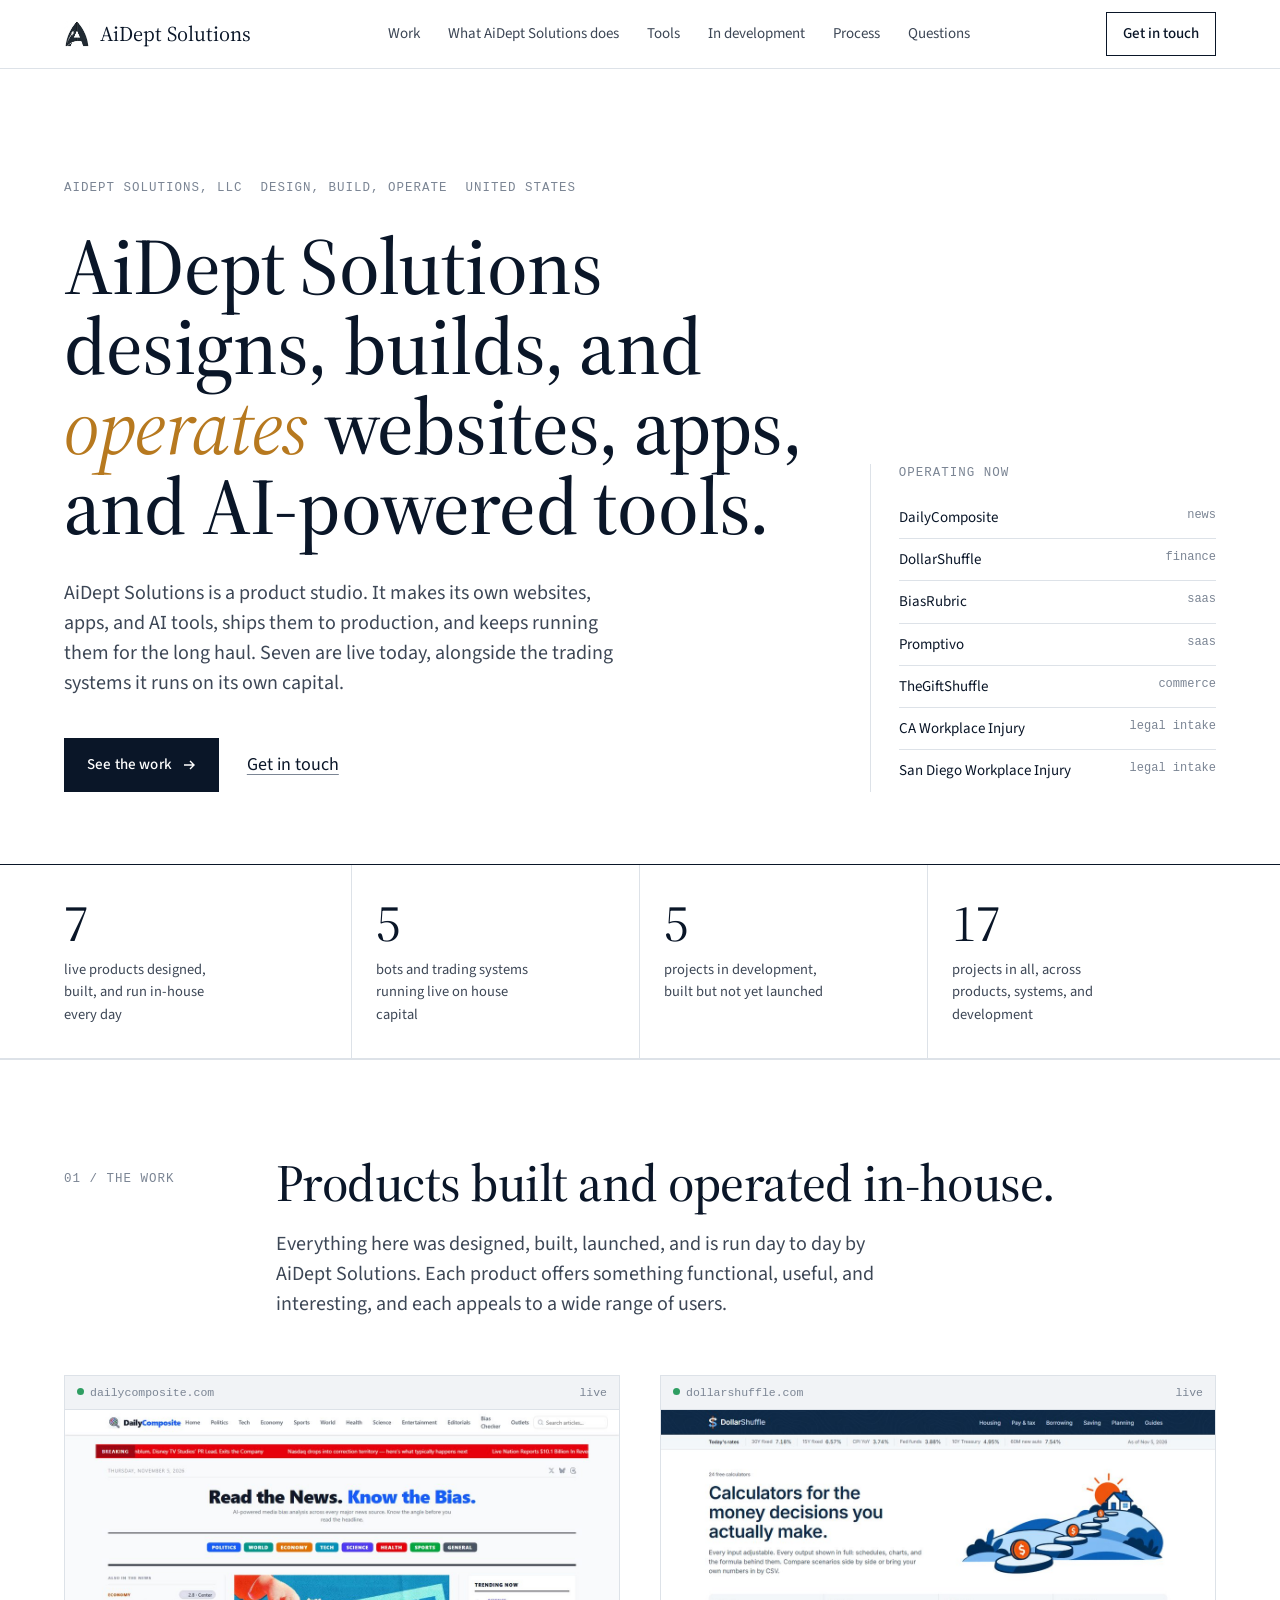
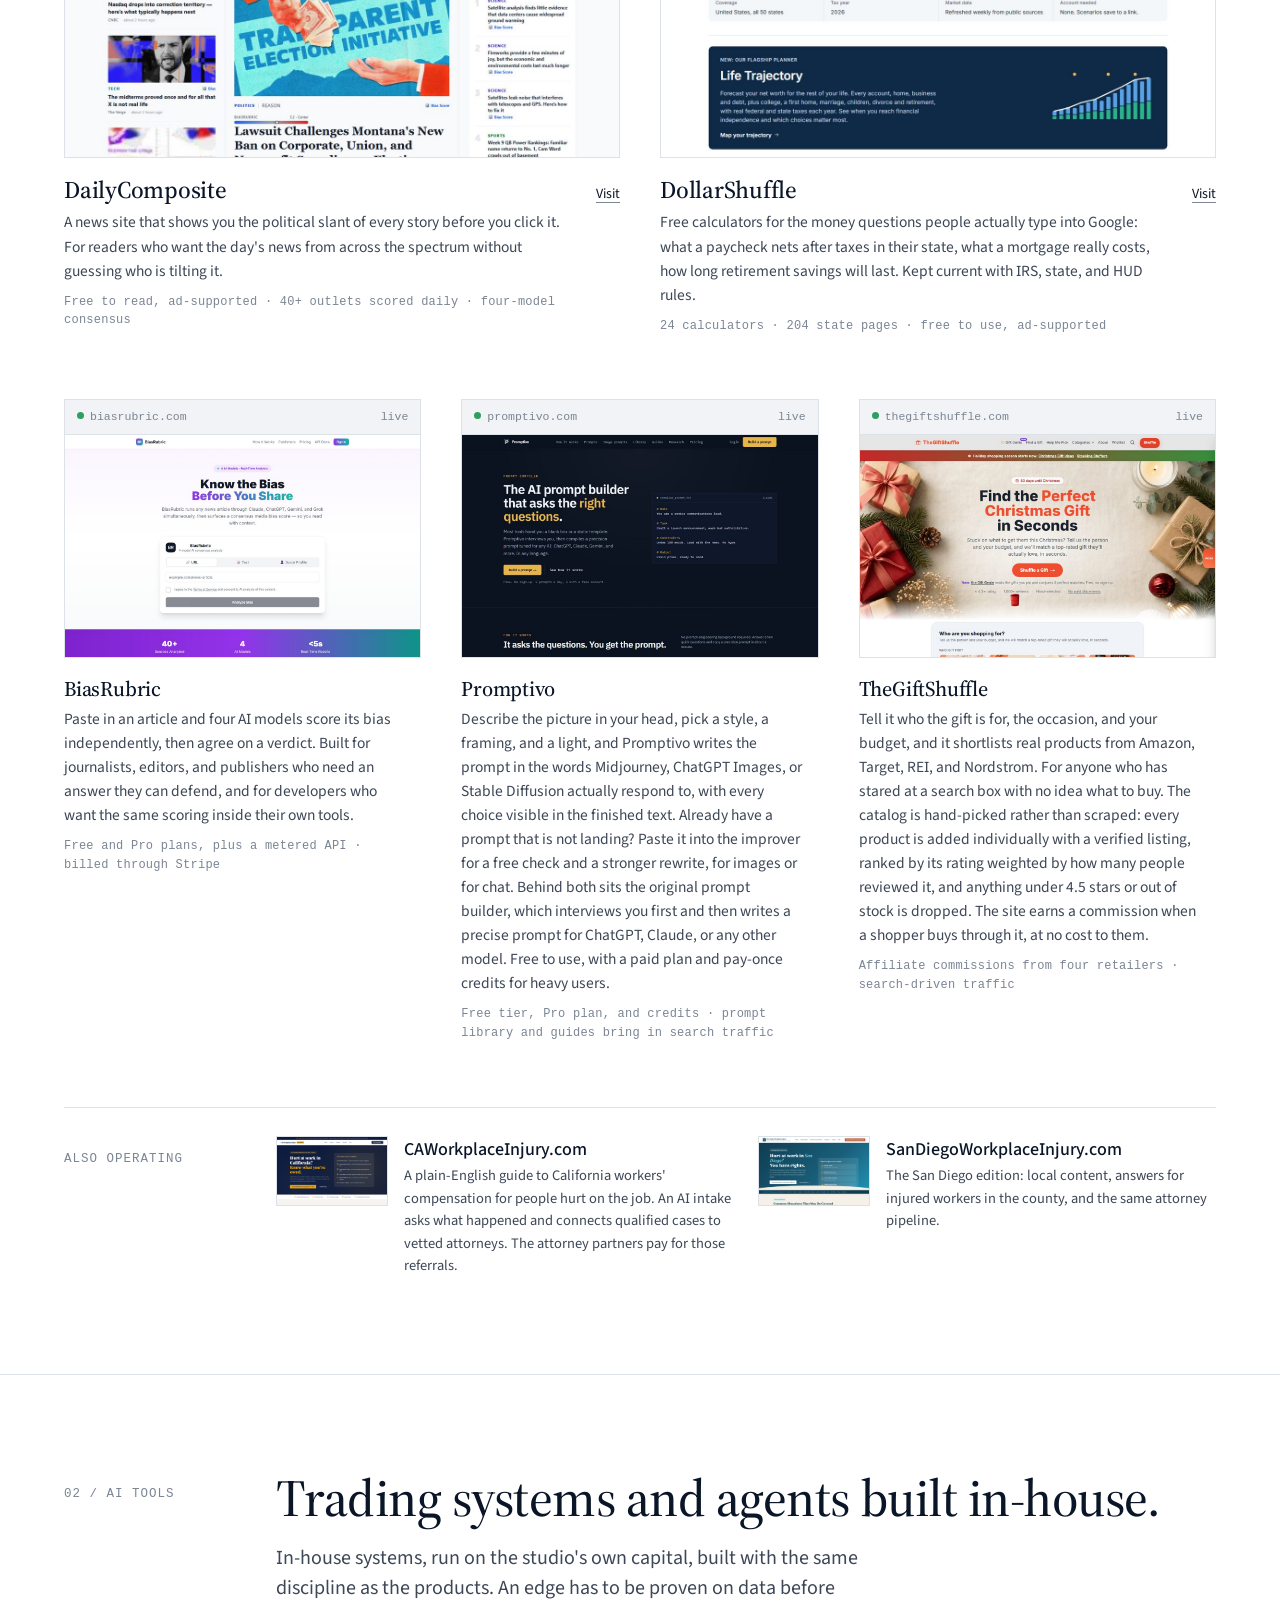
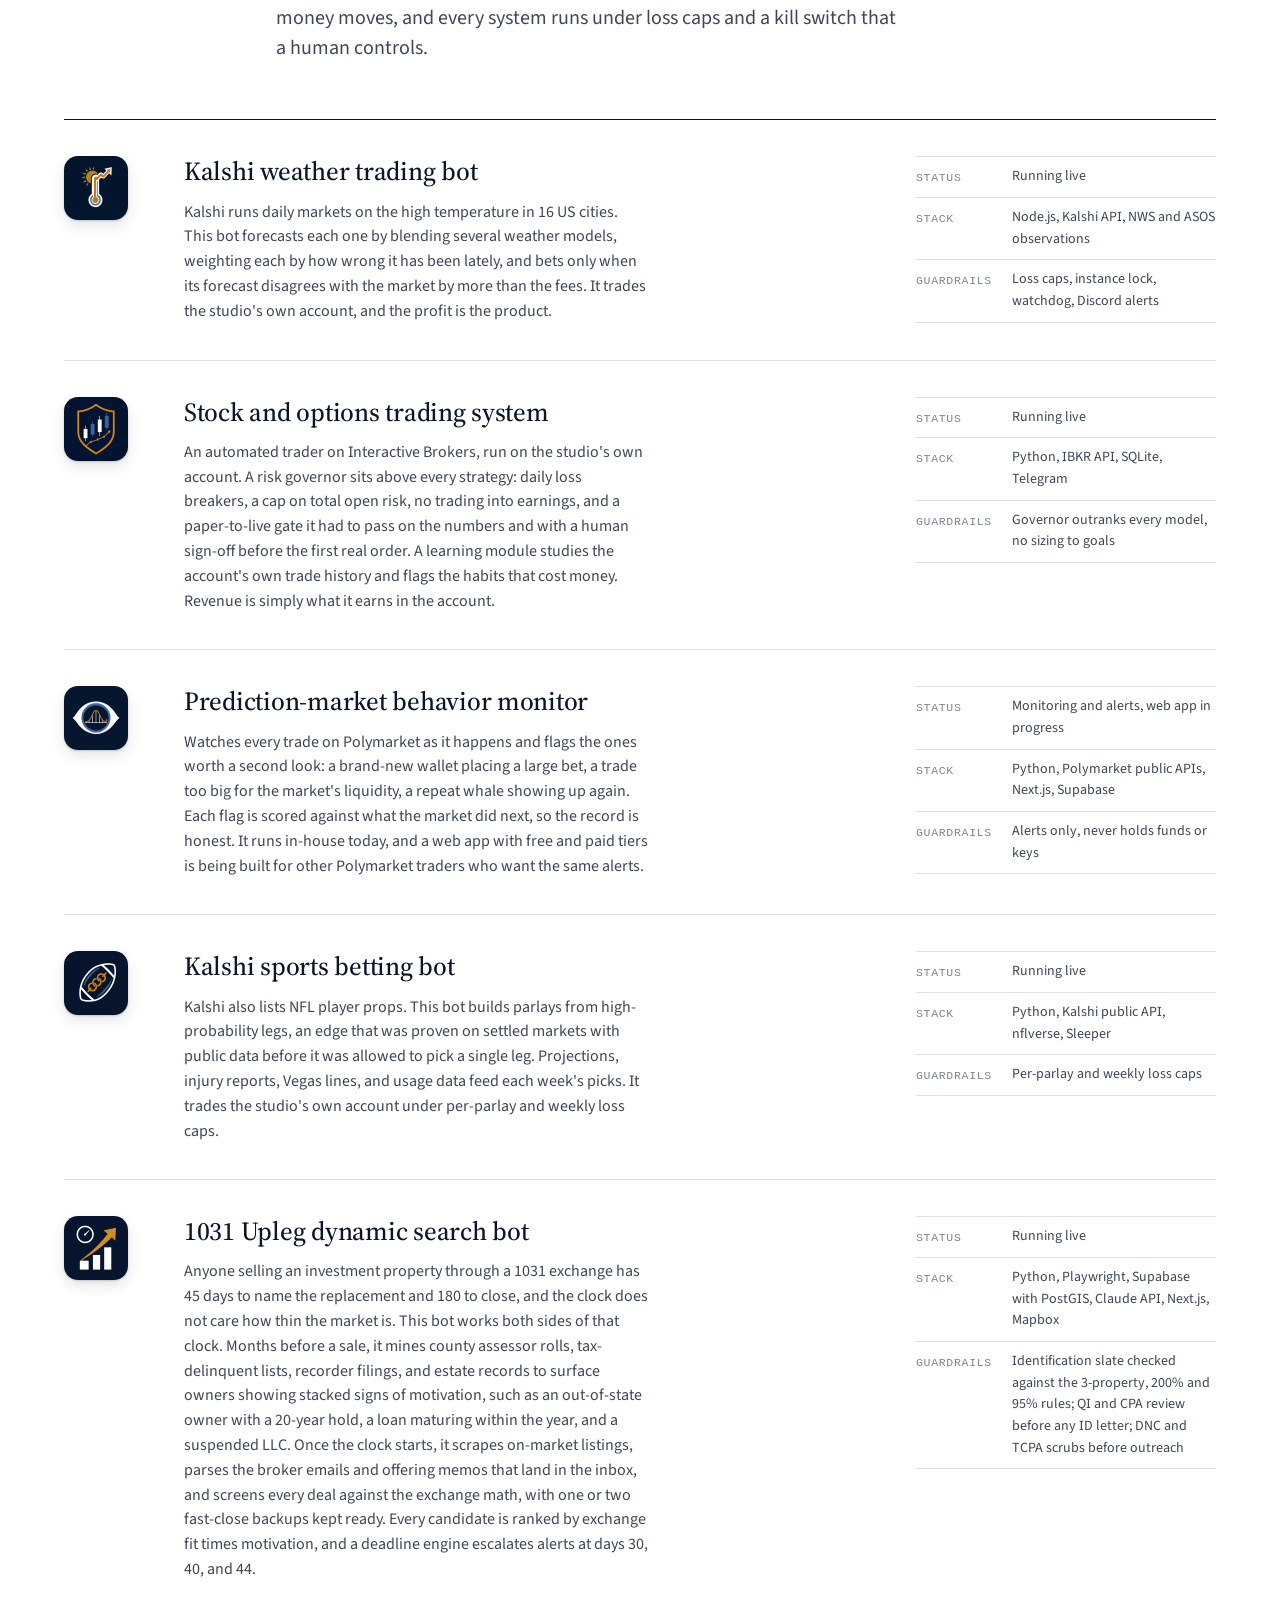
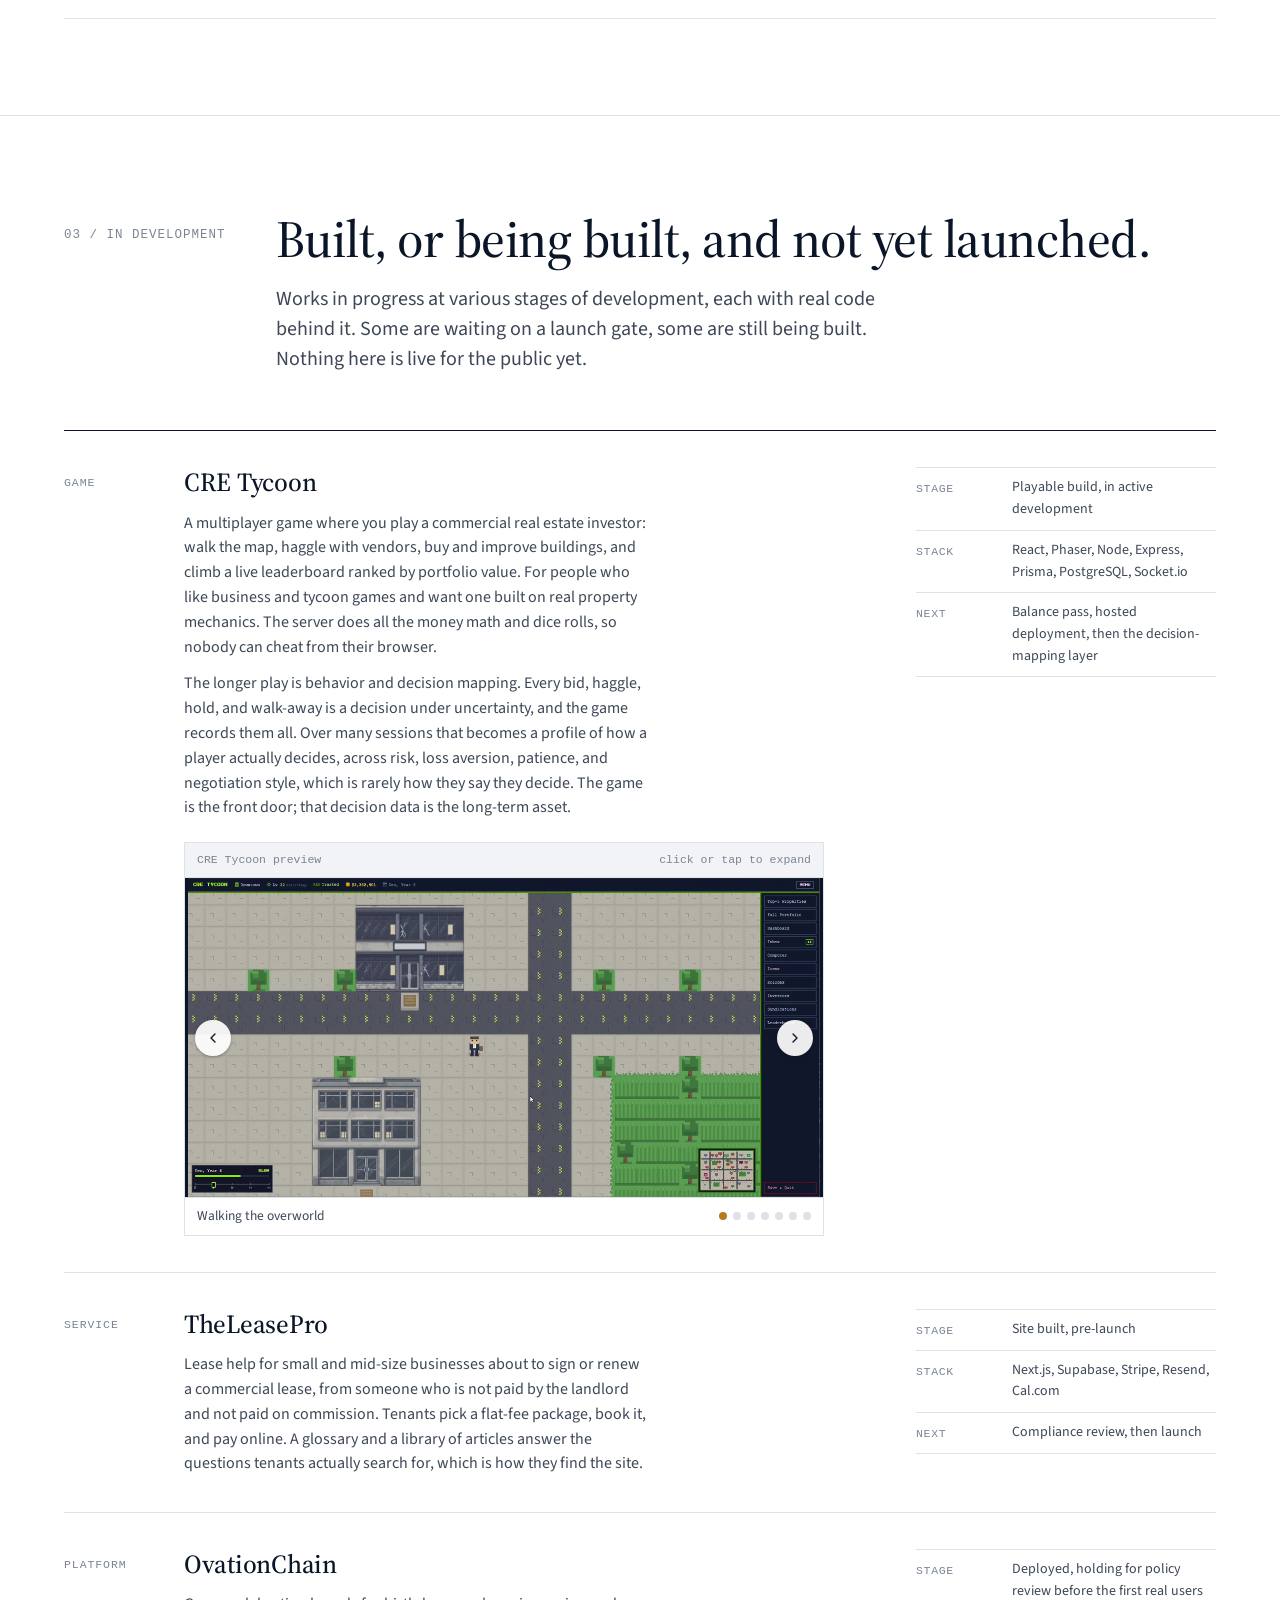
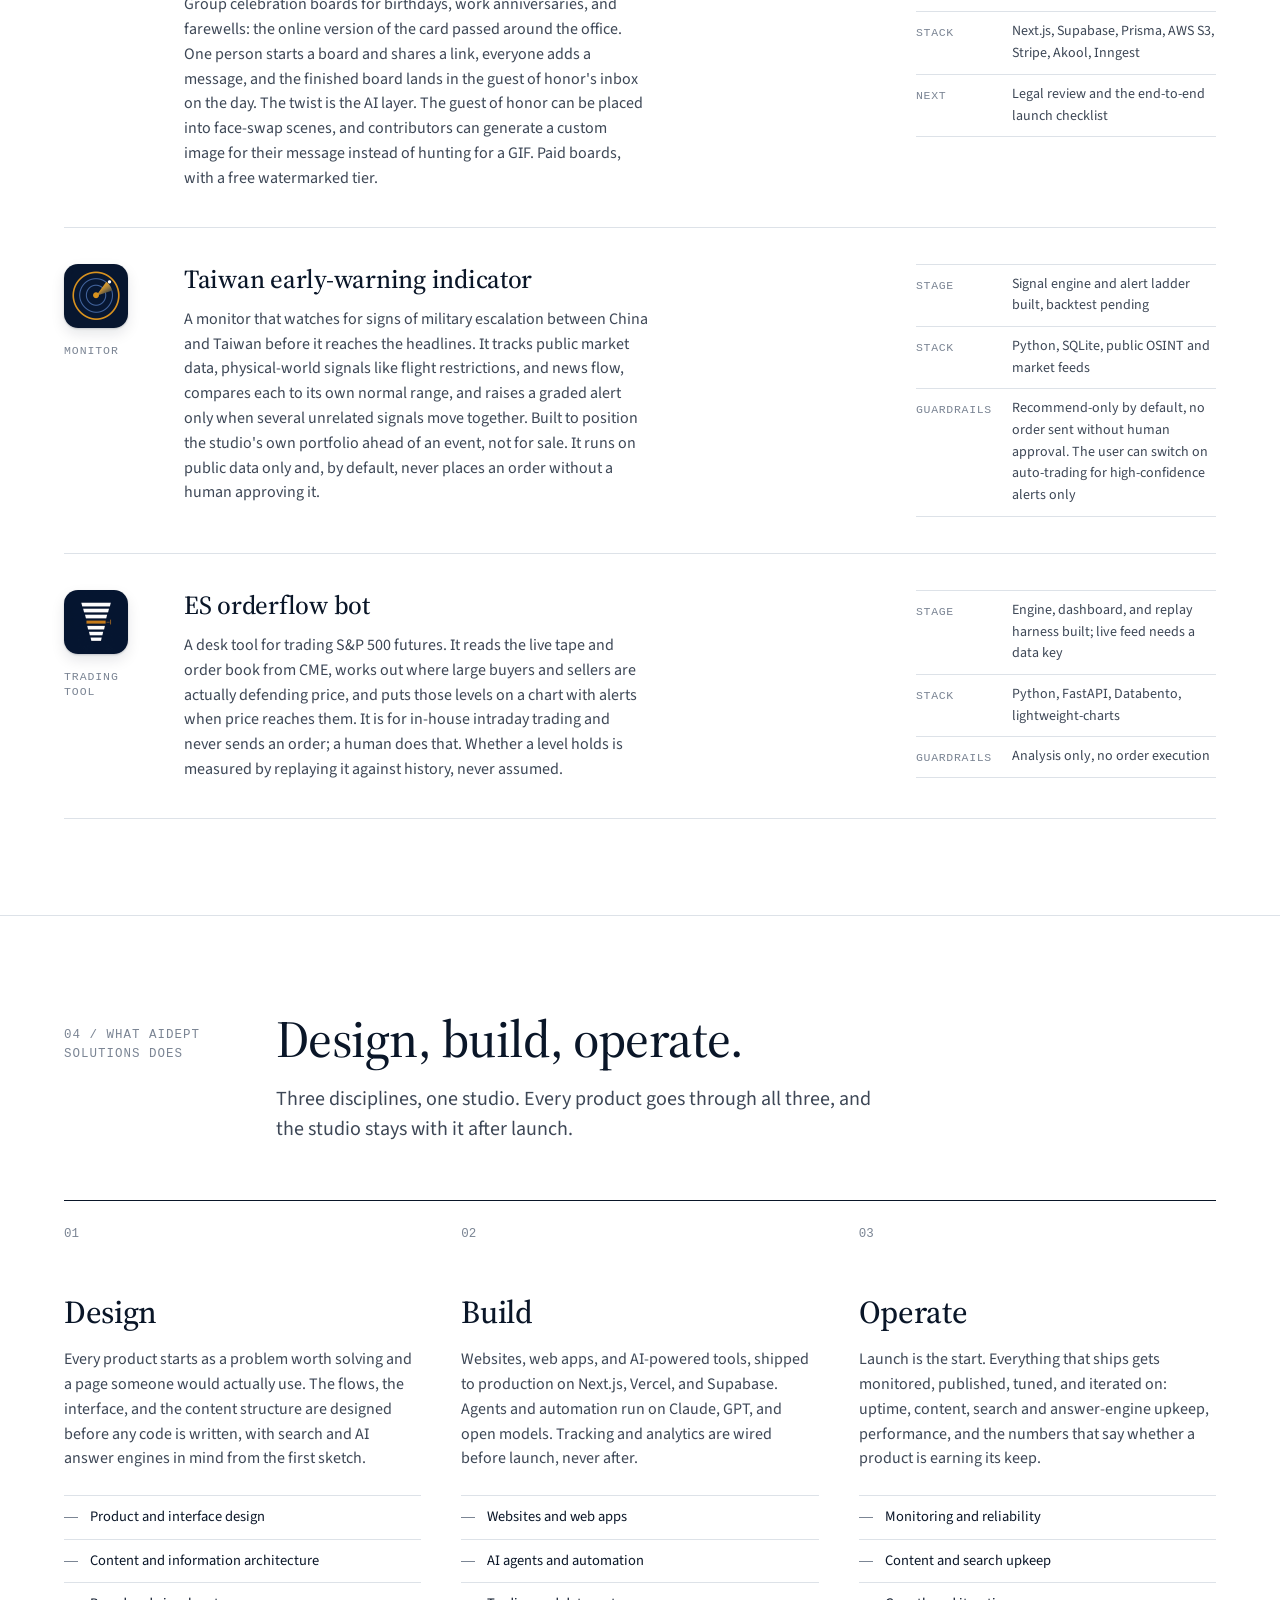
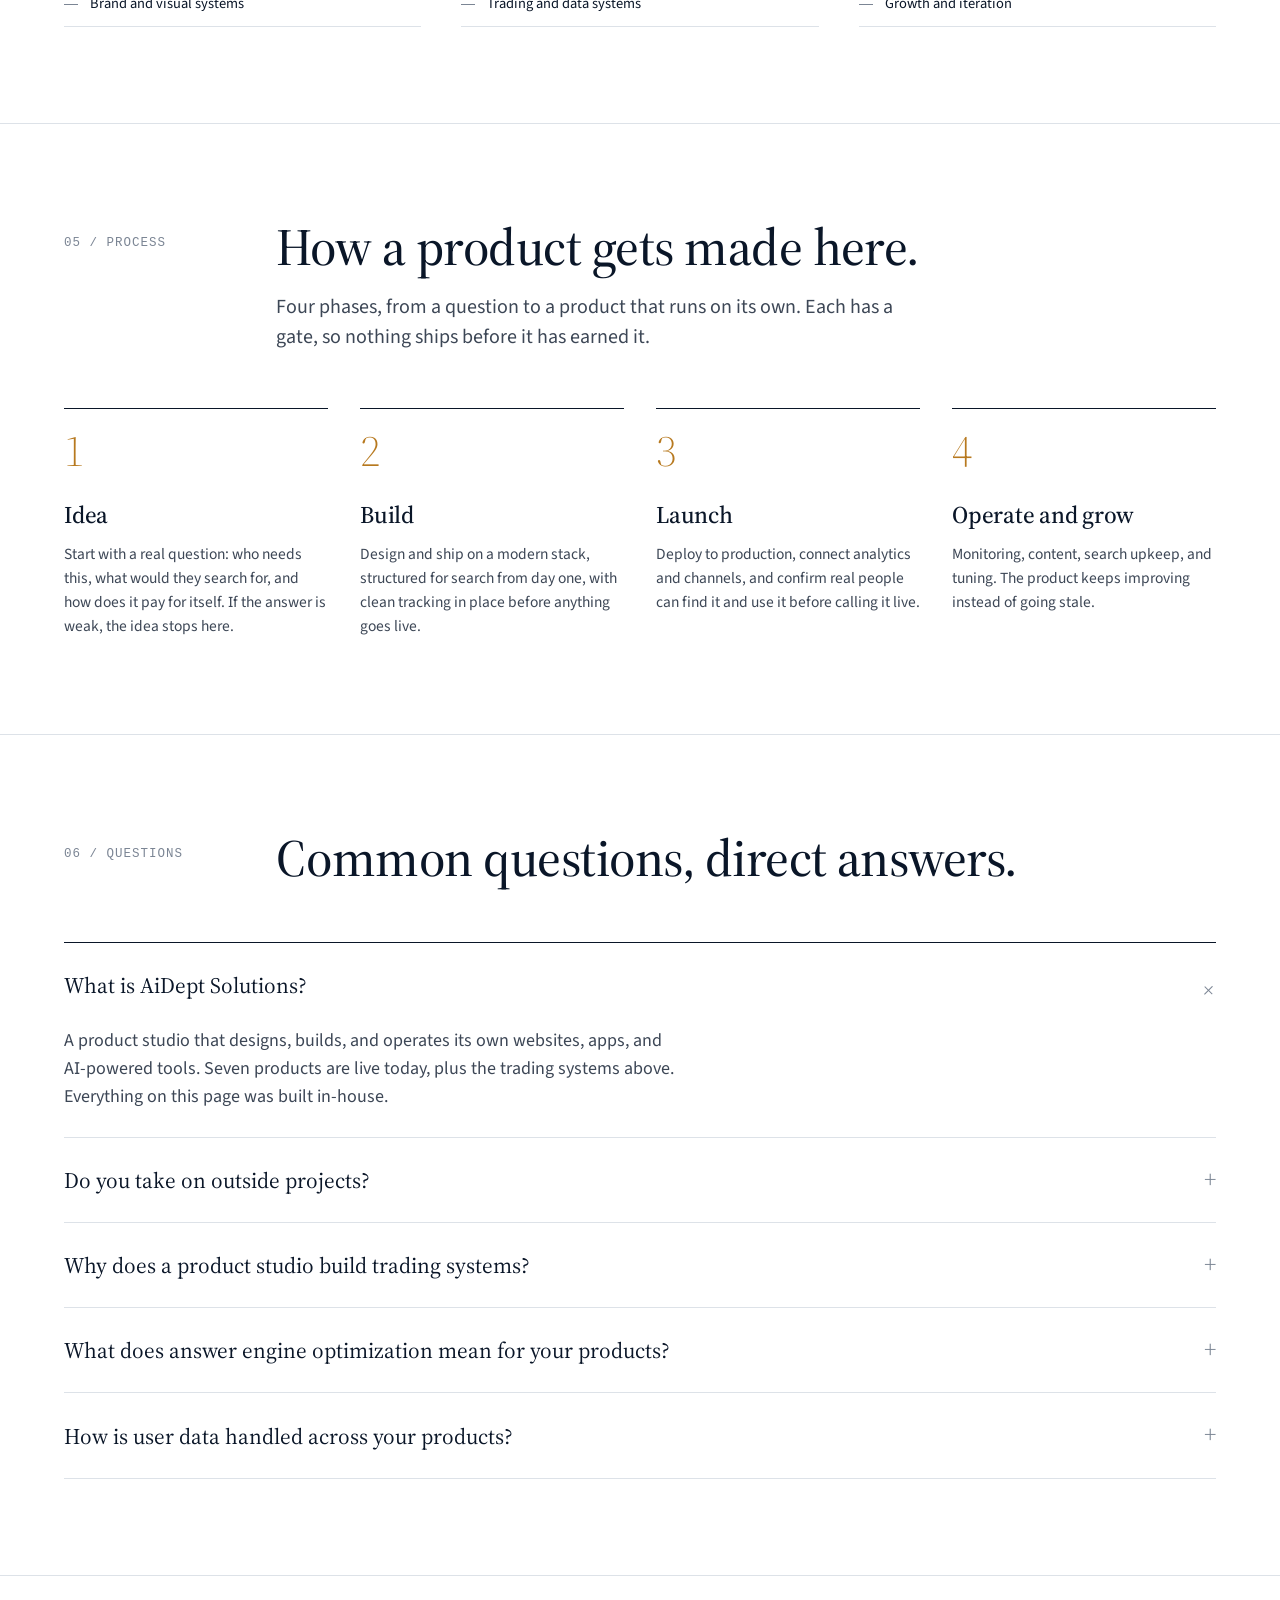
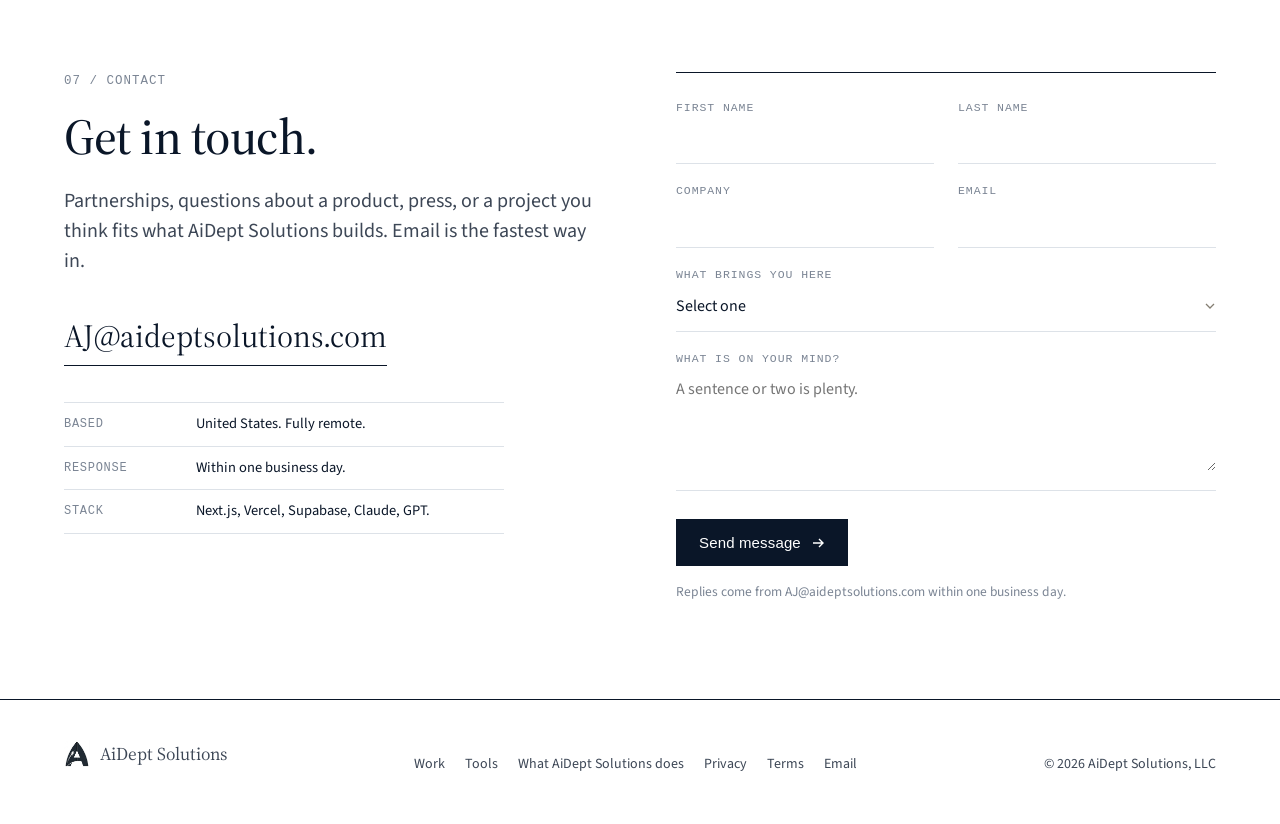
<file: index.html>
<!DOCTYPE html>
<html lang="en">
<head>
<!-- Google tag (gtag.js) -->
<script async src="https://www.googletagmanager.com/gtag/js?id=G-QMEX8TVDEM"></script>
<script>
  window.dataLayer = window.dataLayer || [];
  function gtag(){dataLayer.push(arguments);}
  gtag('js', new Date());
  gtag('config', 'G-QMEX8TVDEM');
</script>
<meta charset="UTF-8">
<meta name="viewport" content="width=device-width, initial-scale=1.0">
<title>AiDept Solutions | A studio that designs, builds, and operates websites, apps, and AI tools</title>
<meta name="description" content="AiDept Solutions is a product studio that designs, builds, and operates its own websites, apps, and AI-powered tools, from consumer sites to trading systems, and keeps running them after launch.">
<meta name="robots" content="index, follow">
<link rel="canonical" href="https://www.aideptsolutions.com/">
<link rel="icon" type="image/svg+xml" href="/favicon.svg">
<link rel="shortcut icon" href="/favicon.svg">
<link rel="apple-touch-icon" href="/favicon.svg">

<!-- Open Graph -->
<meta property="og:type" content="website">
<meta property="og:title" content="AiDept Solutions | A studio that designs, builds, and operates websites, apps, and AI tools">
<meta property="og:description" content="AiDept Solutions is a product studio that designs, builds, and operates its own websites, apps, and AI-powered tools, from consumer sites to trading systems, and keeps running them after launch.">
<meta property="og:url" content="https://www.aideptsolutions.com/">
<meta property="og:site_name" content="AiDept Solutions">
<meta property="og:image" content="https://www.aideptsolutions.com/og/card.png">
<meta property="og:image:width" content="1200">
<meta property="og:image:height" content="630">
<meta property="og:image:alt" content="AiDept Solutions: a studio that designs, builds, and operates websites, apps, and AI-powered tools.">

<!-- Twitter -->
<meta name="twitter:card" content="summary_large_image">
<meta name="twitter:title" content="AiDept Solutions | A studio that designs, builds, and operates websites, apps, and AI tools">
<meta name="twitter:description" content="AiDept Solutions is a product studio that designs, builds, and operates its own websites, apps, and AI-powered tools, from consumer sites to trading systems, and keeps running them after launch.">
<meta name="twitter:image" content="https://www.aideptsolutions.com/og/card.png">

<link rel="preconnect" href="https://fonts.googleapis.com">
<link rel="preconnect" href="https://fonts.gstatic.com" crossorigin>
<link href="https://fonts.googleapis.com/css2?family=Source+Serif+4:ital,opsz,wght@0,8..60,400;0,8..60,500;0,8..60,600;1,8..60,400&family=Source+Sans+3:ital,wght@0,400;0,500;0,600;1,400&display=swap" rel="stylesheet">

<script type="application/ld+json">
{
  "@context": "https://schema.org",
  "@type": "Organization",
  "name": "AiDept Solutions",
  "url": "https://www.aideptsolutions.com",
  "description": "AiDept Solutions is a product studio that designs, builds, and operates its own websites, apps, and AI-powered tools, from consumer sites to trading systems, and keeps running them after launch.",
  "email": "AJ@aideptsolutions.com",
  "areaServed": "United States",
  "knowsAbout": [
    "Website and web app design",
    "Product development",
    "AI agents and automation",
    "Algorithmic trading systems",
    "Search engine optimization",
    "Answer engine optimization",
    "Product operations"
  ]
}
</script>

<script type="application/ld+json">
{
  "@context": "https://schema.org",
  "@type": "FAQPage",
  "mainEntity": [
    {
      "@type": "Question",
      "name": "What is AiDept Solutions?",
      "acceptedAnswer": {
        "@type": "Answer",
        "text": "A product studio that designs, builds, and operates its own websites, apps, and AI-powered tools. Seven products are live today, plus the trading systems above. Everything on this page was built in-house."
      }
    },
    {
      "@type": "Question",
      "name": "Do you take on outside projects?",
      "acceptedAnswer": {
        "@type": "Answer",
        "text": "Occasionally, by referral, when a project fits what the studio already builds. Most of the studio's time goes into its own products."
      }
    },
    {
      "@type": "Question",
      "name": "Why does a product studio build trading systems?",
      "acceptedAnswer": {
        "@type": "Answer",
        "text": "They are the hardest software the studio makes: live data, real money, and an unforgiving scoreboard. The discipline they demand, prove the edge first, cap the downside, log everything, carries into every product that ships."
      }
    },
    {
      "@type": "Question",
      "name": "What does answer engine optimization mean for your products?",
      "acceptedAnswer": {
        "@type": "Answer",
        "text": "People increasingly ask ChatGPT, Google AI Overviews, or Perplexity instead of scrolling results. Each product's content, data, and schema are structured so those engines can cite it, alongside conventional search."
      }
    },
    {
      "@type": "Question",
      "name": "How is user data handled across your products?",
      "acceptedAnswer": {
        "@type": "Answer",
        "text": "Each product collects the minimum it needs. Calculators like DollarShuffle store nothing a visitor enters. Where accounts exist, data sits with reputable providers under proper data-processing terms, with access controls and a plain-English privacy policy."
      }
    }
  ]
}
</script>
<style>
  :root {
    --paper: #ffffff;
    --paper-2: #f1f3f6;
    --ink: #0a1628;
    --ink-2: #3d4756;
    --ink-3: #7b8594;
    --rule: #dde2e8;
    --accent: #b7791f;
    --frame-bg: #ffffff;
    --display: 'Source Serif 4', Georgia, 'Times New Roman', serif;
    --display-weight: 500;
    --display-spacing: -0.01em;
    --sans: 'Source Sans 3', 'Helvetica Neue', Arial, sans-serif;
    --mono: ui-monospace, 'SF Mono', Menlo, Consolas, monospace;
    --max: 1200px;
    --gutter: 24px;
  }
  * { box-sizing: border-box; margin: 0; padding: 0; }
  html { scroll-behavior: smooth; }
  body {
    font-family: var(--sans);
    font-size: 18px;
    line-height: 1.55;
    color: var(--ink);
    background: var(--paper);
    -webkit-font-smoothing: antialiased;
    font-feature-settings: "tnum" 1, "ss01" 1;
  }
  a { color: inherit; text-decoration: none; }
  img { display: block; max-width: 100%; }
  .wrap { max-width: var(--max); margin: 0 auto; padding: 0 var(--gutter); }

  h1, h2, h3, .serif { font-family: var(--display); font-weight: var(--display-weight); letter-spacing: var(--display-spacing); }
  h2 { font-size: clamp(34px, 4.2vw, 52px); line-height: 1.05; font-variation-settings: "opsz" 60; }
  h3 { font-size: 26px; line-height: 1.2; font-variation-settings: "opsz" 40; }
  p { max-width: 62ch; }
  .lead { font-size: 20px; line-height: 1.5; color: var(--ink-2); }
  .muted { color: var(--ink-3); }
  .small { font-size: 14px; }
  .mono { font-family: var(--mono); font-size: 12.5px; letter-spacing: 0.02em; }
  .num { font-family: var(--display); font-variation-settings: "opsz" 60; }

  .link { text-decoration: underline; text-underline-offset: 4px; text-decoration-thickness: 1px; text-decoration-color: var(--ink-3); }
  .link:hover { text-decoration-color: var(--ink); }
  .btn {
    display: inline-flex; align-items: center; gap: 10px;
    padding: 14px 22px; border: 1px solid var(--ink);
    background: var(--ink); color: var(--paper);
    font-weight: 500; font-size: 15px; letter-spacing: 0.01em;
    transition: background .15s, color .15s;
    cursor: pointer;
  }
  .btn:hover { background: color-mix(in srgb, var(--ink) 82%, white); border-color: color-mix(in srgb, var(--ink) 82%, white); }
  .btn.ghost { background: transparent; color: var(--ink); }
  .btn.ghost:hover { background: var(--ink); color: var(--paper); }
  .arrow { display: inline-block; width: 14px; height: 14px; }

  /* Section scaffolding */
  section { padding: 96px 0; border-top: 1px solid var(--rule); }
  .sec-head { display: grid; grid-template-columns: 180px 1fr; gap: 32px; align-items: start; margin-bottom: 56px; }
  .sec-label { font-family: var(--mono); font-size: 12.5px; letter-spacing: 0.08em; text-transform: uppercase; color: var(--ink-3); padding-top: 14px; }
  .sec-head .lead { margin-top: 18px; }

  /* Nav */
  nav.top { position: sticky; top: 0; z-index: 20; background: color-mix(in srgb, var(--paper) 92%, transparent); backdrop-filter: blur(8px); border-bottom: 1px solid var(--rule); }
  .nav-in { display: flex; align-items: center; justify-content: space-between; height: 68px; }
  .brand { display: flex; align-items: center; gap: 10px; font-family: var(--display); font-size: 21px; font-variation-settings: "opsz" 40; white-space: nowrap; }
  .brand img { width: 26px; height: 28px; }
  .nav-links { display: flex; gap: 28px; font-size: 15px; color: var(--ink-2); }
  .nav-links a:hover { color: var(--ink); }
  .nav-cta { font-size: 15px; font-weight: 500; padding: 9px 16px; border: 1px solid var(--ink); white-space: nowrap; }
  .nav-cta:hover { background: var(--ink); color: var(--paper); }

  /* Hero */
  .hero { border-top: 0; padding: 110px 0 72px; }
  .hero-grid { display: grid; grid-template-columns: minmax(0, 7.5fr) minmax(0, 3.5fr); gap: 64px; align-items: end; }
  .eyebrow { font-family: var(--mono); font-size: 12.5px; letter-spacing: 0.08em; text-transform: uppercase; color: var(--ink-3); margin-bottom: 28px; display: flex; gap: 18px; flex-wrap: wrap; }
  h1 { font-size: clamp(42px, 6.4vw, 80px); line-height: 1.0; font-variation-settings: "opsz" 60; text-wrap: balance; }
  h1 em { font-style: italic; font-weight: calc(var(--display-weight) - 100); color: var(--accent); }
  .hero .lead { margin-top: 32px; max-width: 56ch; }
  .hero-cta { display: flex; gap: 28px; align-items: center; margin-top: 40px; flex-wrap: wrap; }
  .operating { border-left: 1px solid var(--rule); padding-left: 28px; }
  .operating .mono { color: var(--ink-3); text-transform: uppercase; letter-spacing: 0.08em; margin-bottom: 14px; display: block; }
  .operating ul { list-style: none; }
  .operating li { display: flex; justify-content: space-between; gap: 12px; padding: 9px 0; border-bottom: 1px solid var(--rule); font-size: 15px; }
  .operating li:last-child { border-bottom: 0; }
  .operating li span { color: var(--ink-3); font-family: var(--mono); font-size: 12px; }
  .operating li a:hover { color: var(--accent); }

  /* Proof strip */
  .proof { border-top: 1px solid var(--ink); border-bottom: 1px solid var(--rule); padding: 0; }
  .proof-grid { display: grid; grid-template-columns: repeat(4, 1fr); }
  .proof-item { padding: 32px 24px 32px 0; border-right: 1px solid var(--rule); }
  .proof-item + .proof-item { padding-left: 24px; }
  .proof-item:last-child { border-right: 0; }
  .proof-item .num { font-size: 52px; line-height: 1; }
  .proof-item p { margin-top: 10px; font-size: 14.5px; color: var(--ink-2); max-width: 24ch; }

  /* Work */
  .tiles { display: grid; grid-template-columns: 1fr 1fr; gap: 56px 40px; }
  .tiles.three { grid-template-columns: repeat(3, 1fr); margin-top: 64px; }
  .tile .frame { border: 1px solid var(--rule); background: var(--frame-bg); overflow: hidden; }
  .tile .bar { display: flex; align-items: center; justify-content: space-between; padding: 8px 12px; border-bottom: 1px solid var(--rule); background: var(--paper-2); font-family: var(--mono); font-size: 11.5px; color: var(--ink-3); }
  .tile .bar i { display: inline-block; width: 7px; height: 7px; border-radius: 50%; background: #2f9e62; margin-right: 6px; vertical-align: 1px; }
  .tile .shot { aspect-ratio: 16 / 10; overflow: hidden; }
  .tile .shot img { width: 100%; height: 100%; object-fit: cover; object-position: top; transition: transform .6s ease; }
  .tile:hover .shot img { transform: translateY(-4%); }
  .tile .meta { display: grid; grid-template-columns: 1fr auto; gap: 16px; margin-top: 18px; align-items: baseline; }
  .tile h3 { font-size: 24px; }
  .tiles.three .tile h3 { font-size: 21px; }
  .tile .meta p { margin-top: 6px; color: var(--ink-2); font-size: 15.5px; }
  .tile .fact { font-family: var(--mono); font-size: 12px; color: var(--ink-3); margin-top: 10px; letter-spacing: 0.02em; }
  .tile .visit { font-size: 14px; white-space: nowrap; }
  .also { margin-top: 64px; border-top: 1px solid var(--rule); padding-top: 28px; display: grid; grid-template-columns: 180px 1fr; gap: 32px; }
  .also ul { list-style: none; display: grid; grid-template-columns: 1fr 1fr; gap: 24px; }
  .also li { display: grid; grid-template-columns: 112px 1fr; gap: 16px; align-items: start; }
  .also li .thumb { border: 1px solid var(--rule); aspect-ratio: 16/10; overflow: hidden; display: block; }
  .also li .thumb img { width: 100%; height: 100%; object-fit: cover; object-position: top; }
  .also li strong { font-weight: 500; display: block; }
  .also li p { font-size: 14.5px; color: var(--ink-2); margin-top: 2px; }

  /* Services */
  .offers { display: grid; grid-template-columns: repeat(3, 1fr); gap: 40px; border-top: 1px solid var(--ink); }
  .offer { padding-top: 24px; }
  .offer .n { font-family: var(--mono); font-size: 12.5px; color: var(--ink-3); }
  .offer h3 { margin-top: 48px; font-size: 32px; }
  .offer p { margin-top: 16px; color: var(--ink-2); font-size: 16px; }
  .offer ul { list-style: none; margin-top: 24px; border-top: 1px solid var(--rule); }
  .offer li { padding: 10px 0; border-bottom: 1px solid var(--rule); font-size: 14.5px; display: flex; gap: 12px; }
  .offer li::before { content: ""; width: 14px; height: 1px; background: var(--ink-3); margin-top: 11px; flex: none; }

  /* Process */
  .steps { display: grid; grid-template-columns: repeat(4, 1fr); gap: 32px; }
  .step { border-top: 1px solid var(--ink); padding-top: 20px; }
  .step .n { font-family: var(--display); font-size: 44px; line-height: 1; font-variation-settings: "opsz" 60; color: var(--accent); font-weight: 300; }
  .step h3 { margin-top: 28px; font-size: 24px; }
  .step p { margin-top: 12px; font-size: 15.5px; color: var(--ink-2); }

  /* Tools ledger */
  .ledger { border-top: 1px solid var(--ink); }
  .row { display: grid; grid-template-columns: 80px 1fr 300px; gap: 40px; padding: 36px 0; border-bottom: 1px solid var(--rule); }
  .row-n { padding-top: 0; }
  .row-tag { display: inline-block; font-family: var(--mono); font-size: 11.5px; letter-spacing: 0.08em; text-transform: uppercase; color: var(--ink-3); padding-top: 8px; line-height: 1.3; }
  .app-icon { display: flex; align-items: center; justify-content: center; width: 64px; height: 64px; border-radius: 22%; background: var(--tile); color: #fff; box-shadow: inset 0 0 0 1px rgba(255,255,255,0.08), 0 1px 2px rgba(10,22,40,0.18), 0 6px 14px rgba(10,22,40,0.10); }
  .app-icon { overflow: hidden; }
  .app-icon img { width: 100%; height: 100%; display: block; }
  .row-n .row-tag + .app-icon, .row-n .app-icon + .row-tag { margin-top: 8px; }
  .row-body h3 { font-size: 26px; }
  .row-body p { margin-top: 12px; color: var(--ink-2); font-size: 16px; max-width: 58ch; }
  .row-facts { list-style: none; border-top: 1px solid var(--rule); }
  .row-facts li { display: grid; grid-template-columns: 84px 1fr; gap: 12px; padding: 9px 0; border-bottom: 1px solid var(--rule); font-size: 14px; color: var(--ink-2); }
  .row-facts li span { color: var(--ink-3); font-family: var(--mono); font-size: 11.5px; letter-spacing: 0.06em; text-transform: uppercase; padding-top: 3px; }

  /* Facts list (contact) */
  .facts { list-style: none; margin-top: 36px; border-top: 1px solid var(--rule); max-width: 440px; }
  .facts li { display: grid; grid-template-columns: 120px 1fr; gap: 12px; padding: 10px 0; border-bottom: 1px solid var(--rule); font-size: 14.5px; }
  .facts li span:first-child { color: var(--ink-3); font-family: var(--mono); font-size: 12px; letter-spacing: 0.06em; text-transform: uppercase; padding-top: 2px; }

  /* FAQ */
  .faq { border-top: 1px solid var(--ink); }
  .faq details { border-bottom: 1px solid var(--rule); }
  .faq summary { list-style: none; cursor: pointer; display: grid; grid-template-columns: 1fr 28px; align-items: center; gap: 24px; padding: 22px 0; font-family: var(--display); font-size: 22px; font-variation-settings: "opsz" 40; }
  .faq summary::-webkit-details-marker { display: none; }
  .faq summary::after { content: "+"; font-family: var(--sans); font-size: 26px; font-weight: 300; color: var(--ink-3); text-align: right; transition: transform .2s; }
  .faq details[open] summary::after { transform: rotate(45deg); }
  .faq .a { padding: 0 0 26px; color: var(--ink-2); max-width: 68ch; }

  /* Contact */
  .contact-grid { display: grid; grid-template-columns: 1fr 1fr; gap: 72px; align-items: start; }
  .contact-grid h2 { font-size: clamp(34px, 4vw, 50px); }
  .email-big { display: inline-block; margin-top: 36px; font-family: var(--display); font-size: clamp(22px, 2.6vw, 32px); font-variation-settings: "opsz" 60; border-bottom: 1px solid var(--ink); padding-bottom: 4px; }
  .email-big:hover { color: var(--accent); border-color: var(--accent); }
  form { border-top: 1px solid var(--ink); padding-top: 8px; }
  .form-row { display: grid; grid-template-columns: 1fr 1fr; gap: 0 24px; }
  .field { padding: 18px 0 10px; border-bottom: 1px solid var(--rule); }
  .field label { display: block; font-family: var(--mono); font-size: 11.5px; letter-spacing: 0.08em; text-transform: uppercase; color: var(--ink-3); margin-bottom: 8px; }
  .field input, .field select, .field textarea { width: 100%; border: 0; background: transparent; font: inherit; font-size: 16px; color: var(--ink); outline: none; padding: 2px 0; }
  .field textarea { min-height: 96px; resize: vertical; }
  .field select { appearance: none; background: url("data:image/svg+xml,%3Csvg xmlns='http://www.w3.org/2000/svg' width='12' height='12' viewBox='0 0 12 12' fill='none' stroke='%23847e72' stroke-width='1.3'%3E%3Cpath d='M2 4l4 4 4-4'/%3E%3C/svg%3E") no-repeat right center; padding-right: 20px; }
  .field:focus-within { border-color: var(--ink); }
  form .btn { margin-top: 28px; }
  .form-note { margin-top: 16px; font-size: 13.5px; color: var(--ink-3); }

  /* Footer */
  footer { border-top: 1px solid var(--ink); padding: 40px 0 48px; }
  .foot { display: flex; justify-content: space-between; align-items: baseline; gap: 24px; flex-wrap: wrap; font-size: 14px; color: var(--ink-2); }
  .foot .brand { font-size: 18px; }
  .foot-links { display: flex; gap: 20px; }

  /* Screenshot gallery + lightbox */
  .gallery { margin-top: 22px; max-width: 640px; }
  .gal-frame { border: 1px solid var(--rule); background: var(--frame-bg); overflow: hidden; }
  .gal-bar { display: flex; align-items: center; justify-content: space-between; padding: 8px 12px; border-bottom: 1px solid var(--rule); background: var(--paper-2); font-family: var(--mono); font-size: 11.5px; color: var(--ink-3); }
  .gal-stage { position: relative; aspect-ratio: 2 / 1; background: #0a1628; overflow: hidden; }
  .gal-track { display: flex; height: 100%; transition: transform .35s ease; }
  .gal-slide { flex: 0 0 100%; height: 100%; display: flex; align-items: center; justify-content: center; border: 0; padding: 0; background: none; cursor: zoom-in; }
  .gal-slide:focus-visible { outline: 2px solid var(--accent); outline-offset: -2px; }
  .gal-slide img, .gal-slide video { max-width: 100%; max-height: 100%; width: auto; height: auto; display: block; }
  .gal-arrow { position: absolute; top: 50%; transform: translateY(-50%); width: 36px; height: 36px; border: 0; border-radius: 50%; background: rgba(255,255,255,0.92); color: var(--ink); cursor: pointer; display: flex; align-items: center; justify-content: center; box-shadow: 0 1px 3px rgba(10,22,40,0.3); }
  .gal-arrow:hover { background: #fff; }
  .gal-arrow svg { width: 16px; height: 16px; }
  .gal-prev { left: 10px; }
  .gal-next { right: 10px; }
  .gal-foot { display: flex; align-items: center; justify-content: space-between; gap: 12px; padding: 8px 12px; border-top: 1px solid var(--rule); font-size: 13.5px; color: var(--ink-2); }
  .gal-dots { display: flex; gap: 6px; }
  .gal-dots button { width: 8px; height: 8px; border-radius: 50%; border: 0; padding: 0; background: var(--rule); cursor: pointer; }
  .gal-dots button[aria-current="true"] { background: var(--accent); }
  .lightbox { position: fixed; inset: 0; z-index: 50; display: none; align-items: center; justify-content: center; padding: 24px; background: rgba(10,22,40,0.94); }
  .lightbox.open { display: flex; }
  .lightbox figure { margin: 0; text-align: center; max-width: 100%; }
  .lightbox img, .lightbox video { max-width: 100%; max-height: calc(100vh - 110px); width: auto; height: auto; display: inline-block; box-shadow: 0 20px 60px rgba(0,0,0,0.5); }
  .lightbox img[hidden], .lightbox video[hidden] { display: none; }
  .lightbox figcaption { color: #fff; margin-top: 14px; font-size: 15px; opacity: 0.85; }
  .lb-btn { position: absolute; width: 44px; height: 44px; border: 0; border-radius: 50%; background: rgba(255,255,255,0.12); color: #fff; cursor: pointer; display: flex; align-items: center; justify-content: center; }
  .lb-btn:hover { background: rgba(255,255,255,0.24); }
  .lb-btn svg { width: 20px; height: 20px; }
  .lb-close { top: 18px; right: 18px; }
  .lb-prev { left: 18px; top: 50%; transform: translateY(-50%); }
  .lb-next { right: 18px; top: 50%; transform: translateY(-50%); }
  body.lb-locked { overflow: hidden; }

  @media (max-width: 960px) {
    .hero-grid, .contact-grid { grid-template-columns: 1fr; }
    .row { grid-template-columns: 64px 1fr; gap: 20px 20px; }
    .row-facts { grid-column: 2; }
    .operating { border-left: 0; padding-left: 0; border-top: 1px solid var(--rule); padding-top: 24px; }
    .proof-grid { grid-template-columns: 1fr 1fr; }
    .proof-item:nth-child(2) { border-right: 0; }
    .proof-item:nth-child(3) { padding-left: 0; border-top: 1px solid var(--rule); }
    .proof-item:nth-child(4) { border-top: 1px solid var(--rule); }
    .tiles.three, .offers, .steps { grid-template-columns: 1fr 1fr; }
    .sec-head, .also { grid-template-columns: 1fr; gap: 8px; }
    .sec-head .lead { margin-top: 12px; }
    .nav-links { display: none; }
  }
  @media (max-width: 600px) {
    body { font-size: 16px; }
    section { padding: 64px 0; }
    .hero { padding: 64px 0 48px; }
    .proof-grid { grid-template-columns: 1fr; }
    .proof-item { border-right: 0; padding-left: 0 !important; border-top: 1px solid var(--rule); }
    .proof-item:first-child { border-top: 0; }
    .tiles, .tiles.three, .offers, .steps, .also ul, .form-row { grid-template-columns: 1fr; }
    .row { grid-template-columns: 1fr; gap: 12px; }
    .gal-arrow { width: 30px; height: 30px; }
    .lightbox { padding: 12px; }
    .lb-prev, .lb-next { top: auto; bottom: 14px; transform: none; }
    .lightbox img, .lightbox video { max-height: calc(100vh - 150px); }
    .row-facts { grid-column: auto; }
    .tiles { gap: 44px; }
    .offer h3, .step h3 { margin-top: 20px; }
    .foot { flex-direction: column; }
    .nav-in { height: 60px; }
    .brand { font-size: 18px; }
    .brand img { width: 22px; height: 24px; }
    .nav-cta { font-size: 14px; padding: 8px 12px; }
    .eyebrow span:nth-child(2) { display: none; }
    h1 { font-size: 40px; }
  }
</style>
</head>
<body>

<nav class="top">
  <div class="wrap nav-in">
    <a href="#top" class="brand"><img src="/favicon.svg" alt=""> AiDept Solutions</a>
    <div class="nav-links">
      <a href="#work">Work</a>
      <a href="#services">What AiDept Solutions does</a>
      <a href="#tools">Tools</a>
      <a href="#dev">In development</a>
      <a href="#process">Process</a>
      <a href="#questions">Questions</a>
    </div>
    <a href="#contact" class="nav-cta">Get in touch</a>
  </div>
</nav>

<section class="hero" id="top">
  <div class="wrap hero-grid">
    <div>
      <div class="eyebrow"><span>AiDept Solutions, LLC</span><span>Design, build, operate</span><span>United States</span></div>
      <h1>AiDept Solutions designs, builds, and <em>operates</em> websites, apps, and AI-powered tools.</h1>
      <p class="lead">AiDept Solutions is a product studio. It makes its own websites, apps, and AI tools, ships them to production, and keeps running them for the long haul. Seven are live today, alongside the trading systems it runs on its own capital.</p>
      <div class="hero-cta">
        <a href="#work" class="btn">See the work <svg class="arrow" viewBox="0 0 14 14" fill="none" stroke="currentColor" stroke-width="1.4"><path d="M2 7h10M8 3l4 4-4 4"/></svg></a>
        <a href="#contact" class="link">Get in touch</a>
      </div>
    </div>
    <aside class="operating">
      <span class="mono">Operating now</span>
      <ul>
        <li><a href="https://dailycomposite.com" target="_blank" rel="noopener">DailyComposite</a><span>news</span></li>
        <li><a href="https://dollarshuffle.com" target="_blank" rel="noopener">DollarShuffle</a><span>finance</span></li>
        <li><a href="https://biasrubric.com" target="_blank" rel="noopener">BiasRubric</a><span>saas</span></li>
        <li><a href="https://promptivo.com" target="_blank" rel="noopener">Promptivo</a><span>saas</span></li>
        <li><a href="https://thegiftshuffle.com" target="_blank" rel="noopener">TheGiftShuffle</a><span>commerce</span></li>
        <li><a href="https://caworkplaceinjury.com" target="_blank" rel="noopener">CA Workplace Injury</a><span>legal intake</span></li>
        <li><a href="https://sandiegoworkplaceinjury.com" target="_blank" rel="noopener">San Diego Workplace Injury</a><span>legal intake</span></li>
      </ul>
    </aside>
  </div>
</section>

<section class="proof">
  <div class="wrap proof-grid">
    <div class="proof-item"><div class="num">7</div><p>live products designed, built, and run in-house every day</p></div>
    <div class="proof-item"><div class="num">5</div><p>bots and trading systems running live on house capital</p></div>
    <div class="proof-item"><div class="num">5</div><p>projects in development, built but not yet launched</p></div>
    <div class="proof-item"><div class="num">17</div><p>projects in all, across products, systems, and development</p></div>
  </div>
</section>

<section id="work">
  <div class="wrap">
    <div class="sec-head">
      <div class="sec-label">01 / The work</div>
      <div>
        <h2>Products built and operated in-house.</h2>
        <p class="lead">Everything here was designed, built, launched, and is run day to day by AiDept Solutions. Each product offers something functional, useful, and interesting, and each appeals to a wide range of users.</p>
      </div>
    </div>

    <div class="tiles">
      <a class="tile" href="https://dailycomposite.com" target="_blank" rel="noopener">
        <div class="frame">
          <div class="bar"><span><i></i>dailycomposite.com</span><span>live</span></div>
          <div class="shot"><img src="shots/dailycomposite.jpg" alt="DailyComposite homepage" loading="lazy"></div>
        </div>
        <div class="meta">
          <div>
            <h3>DailyComposite</h3>
            <p>A news site that shows you the political slant of every story before you click it. For readers who want the day's news from across the spectrum without guessing who is tilting it.</p>
            <div class="fact">Free to read, ad-supported &middot; 40+ outlets scored daily &middot; four-model consensus</div>
          </div>
          <span class="visit link">Visit</span>
        </div>
      </a>
      <a class="tile" href="https://dollarshuffle.com" target="_blank" rel="noopener">
        <div class="frame">
          <div class="bar"><span><i></i>dollarshuffle.com</span><span>live</span></div>
          <div class="shot"><img src="shots/dollarshuffle.jpg" alt="DollarShuffle homepage" loading="lazy"></div>
        </div>
        <div class="meta">
          <div>
            <h3>DollarShuffle</h3>
            <p>Free calculators for the money questions people actually type into Google: what a paycheck nets after taxes in their state, what a mortgage really costs, how long retirement savings will last. Kept current with IRS, state, and HUD rules.</p>
            <div class="fact">24 calculators &middot; 204 state pages &middot; free to use, ad-supported</div>
          </div>
          <span class="visit link">Visit</span>
        </div>
      </a>
    </div>

    <div class="tiles three">
      <a class="tile" href="https://biasrubric.com" target="_blank" rel="noopener">
        <div class="frame">
          <div class="bar"><span><i></i>biasrubric.com</span><span>live</span></div>
          <div class="shot"><img src="shots/biasrubric.jpg" alt="BiasRubric homepage" loading="lazy"></div>
        </div>
        <div class="meta">
          <div>
            <h3>BiasRubric</h3>
            <p>Paste in an article and four AI models score its bias independently, then agree on a verdict. Built for journalists, editors, and publishers who need an answer they can defend, and for developers who want the same scoring inside their own tools.</p>
            <div class="fact">Free and Pro plans, plus a metered API &middot; billed through Stripe</div>
          </div>
        </div>
      </a>
      <a class="tile" href="https://promptivo.com" target="_blank" rel="noopener">
        <div class="frame">
          <div class="bar"><span><i></i>promptivo.com</span><span>live</span></div>
          <div class="shot"><img src="shots/promptivo.jpg" alt="Promptivo homepage" loading="lazy"></div>
        </div>
        <div class="meta">
          <div>
            <h3>Promptivo</h3>
            <p>Describe the picture in your head, pick a style, a framing, and a light, and Promptivo writes the prompt in the words Midjourney, ChatGPT Images, or Stable Diffusion actually respond to, with every choice visible in the finished text. Already have a prompt that is not landing? Paste it into the improver for a free check and a stronger rewrite, for images or for chat. Behind both sits the original prompt builder, which interviews you first and then writes a precise prompt for ChatGPT, Claude, or any other model. Free to use, with a paid plan and pay-once credits for heavy users.</p>
            <div class="fact">Free tier, Pro plan, and credits &middot; prompt library and guides bring in search traffic</div>
          </div>
        </div>
      </a>
      <a class="tile" href="https://thegiftshuffle.com" target="_blank" rel="noopener">
        <div class="frame">
          <div class="bar"><span><i></i>thegiftshuffle.com</span><span>live</span></div>
          <div class="shot"><img src="shots/thegiftshuffle.jpg" alt="TheGiftShuffle homepage" loading="lazy"></div>
        </div>
        <div class="meta">
          <div>
            <h3>TheGiftShuffle</h3>
            <p>Tell it who the gift is for, the occasion, and your budget, and it shortlists real products from Amazon, Target, REI, and Nordstrom. For anyone who has stared at a search box with no idea what to buy. The catalog is hand-picked rather than scraped: every product is added individually with a verified listing, ranked by its rating weighted by how many people reviewed it, and anything under 4.5 stars or out of stock is dropped. The site earns a commission when a shopper buys through it, at no cost to them.</p>
            <div class="fact">Affiliate commissions from four retailers &middot; search-driven traffic</div>
          </div>
        </div>
      </a>
    </div>

    <div class="also">
      <div class="sec-label">Also operating</div>
      <ul>
        <li>
          <a class="thumb" href="https://caworkplaceinjury.com" target="_blank" rel="noopener"><img src="shots/caworkplaceinjury.jpg" alt="" loading="lazy"></a>
          <div><strong>CAWorkplaceInjury.com</strong><p>A plain-English guide to California workers' compensation for people hurt on the job. An AI intake asks what happened and connects qualified cases to vetted attorneys. The attorney partners pay for those referrals.</p></div>
        </li>
        <li>
          <a class="thumb" href="https://sandiegoworkplaceinjury.com" target="_blank" rel="noopener"><img src="shots/sandiegoworkplaceinjury.jpg" alt="" loading="lazy"></a>
          <div><strong>SanDiegoWorkplaceInjury.com</strong><p>The San Diego edition: local content, answers for injured workers in the county, and the same attorney pipeline.</p></div>
        </li>
      </ul>
    </div>
  </div>
</section>

<section id="tools">
  <div class="wrap">
    <div class="sec-head">
      <div class="sec-label">02 / AI tools</div>
      <div>
        <h2>Trading systems and agents built in-house.</h2>
        <p class="lead">In-house systems, run on the studio's own capital, built with the same discipline as the products. An edge has to be proven on data before money moves, and every system runs under loss caps and a kill switch that a human controls.</p>
      </div>
    </div>
    <div class="ledger">
      <article class="row">
        <div class="row-n"><span class="app-icon"><img src="logos/kalshi-weather-bot.png" width="64" height="64" alt="Kalshi weather trading bot logo" loading="lazy"></span></div>
        <div class="row-body">
          <h3>Kalshi weather trading bot</h3>
          <p>Kalshi runs daily markets on the high temperature in 16 US cities. This bot forecasts each one by blending several weather models, weighting each by how wrong it has been lately, and bets only when its forecast disagrees with the market by more than the fees. It trades the studio's own account, and the profit is the product.</p>
        </div>
        <ul class="row-facts">
          <li><span>Status</span>Running live</li>
          <li><span>Stack</span>Node.js, Kalshi API, NWS and ASOS observations</li>
          <li><span>Guardrails</span>Loss caps, instance lock, watchdog, Discord alerts</li>
        </ul>
      </article>
      <article class="row">
        <div class="row-n"><span class="app-icon"><img src="logos/stock-options-system.png" width="64" height="64" alt="Stock and options trading system logo" loading="lazy"></span></div>
        <div class="row-body">
          <h3>Stock and options trading system</h3>
          <p>An automated trader on Interactive Brokers, run on the studio's own account. A risk governor sits above every strategy: daily loss breakers, a cap on total open risk, no trading into earnings, and a paper-to-live gate it had to pass on the numbers and with a human sign-off before the first real order. A learning module studies the account's own trade history and flags the habits that cost money. Revenue is simply what it earns in the account.</p>
        </div>
        <ul class="row-facts">
          <li><span>Status</span>Running live</li>
          <li><span>Stack</span>Python, IBKR API, SQLite, Telegram</li>
          <li><span>Guardrails</span>Governor outranks every model, no sizing to goals</li>
        </ul>
      </article>
      <article class="row">
        <div class="row-n"><span class="app-icon"><img src="logos/prediction-market-monitor.png" width="64" height="64" alt="Prediction-market behavior monitor logo" loading="lazy"></span></div>
        <div class="row-body">
          <h3>Prediction-market behavior monitor</h3>
          <p>Watches every trade on Polymarket as it happens and flags the ones worth a second look: a brand-new wallet placing a large bet, a trade too big for the market's liquidity, a repeat whale showing up again. Each flag is scored against what the market did next, so the record is honest. It runs in-house today, and a web app with free and paid tiers is being built for other Polymarket traders who want the same alerts.</p>
        </div>
        <ul class="row-facts">
          <li><span>Status</span>Monitoring and alerts, web app in progress</li>
          <li><span>Stack</span>Python, Polymarket public APIs, Next.js, Supabase</li>
          <li><span>Guardrails</span>Alerts only, never holds funds or keys</li>
        </ul>
      </article>
      <article class="row">
        <div class="row-n"><span class="app-icon"><img src="logos/kalshi-sports-bot.png" width="64" height="64" alt="Kalshi sports betting bot logo" loading="lazy"></span></div>
        <div class="row-body">
          <h3>Kalshi sports betting bot</h3>
          <p>Kalshi also lists NFL player props. This bot builds parlays from high-probability legs, an edge that was proven on settled markets with public data before it was allowed to pick a single leg. Projections, injury reports, Vegas lines, and usage data feed each week's picks. It trades the studio's own account under per-parlay and weekly loss caps.</p>
        </div>
        <ul class="row-facts">
          <li><span>Status</span>Running live</li>
          <li><span>Stack</span>Python, Kalshi public API, nflverse, Sleeper</li>
          <li><span>Guardrails</span>Per-parlay and weekly loss caps</li>
        </ul>
      </article>
      <article class="row">
        <div class="row-n"><span class="app-icon"><img src="logos/upleg-1031-bot.png" width="64" height="64" alt="1031 Upleg dynamic search bot logo" loading="lazy"></span></div>
        <div class="row-body">
          <h3>1031 Upleg dynamic search bot</h3>
          <p>Anyone selling an investment property through a 1031 exchange has 45 days to name the replacement and 180 to close, and the clock does not care how thin the market is. This bot works both sides of that clock. Months before a sale, it mines county assessor rolls, tax-delinquent lists, recorder filings, and estate records to surface owners showing stacked signs of motivation, such as an out-of-state owner with a 20-year hold, a loan maturing within the year, and a suspended LLC. Once the clock starts, it scrapes on-market listings, parses the broker emails and offering memos that land in the inbox, and screens every deal against the exchange math, with one or two fast-close backups kept ready. Every candidate is ranked by exchange fit times motivation, and a deadline engine escalates alerts at days 30, 40, and 44.</p>
        </div>
        <ul class="row-facts">
          <li><span>Status</span>Running live</li>
          <li><span>Stack</span>Python, Playwright, Supabase with PostGIS, Claude API, Next.js, Mapbox</li>
          <li><span>Guardrails</span>Identification slate checked against the 3-property, 200% and 95% rules; QI and CPA review before any ID letter; DNC and TCPA scrubs before outreach</li>
        </ul>
      </article>
    </div>
  </div>
</section>

<section id="dev">
  <div class="wrap">
    <div class="sec-head">
      <div class="sec-label">03 / In development</div>
      <div>
        <h2>Built, or being built, and not yet launched.</h2>
        <p class="lead">Works in progress at various stages of development, each with real code behind it. Some are waiting on a launch gate, some are still being built. Nothing here is live for the public yet.</p>
      </div>
    </div>
    <div class="ledger">
      <article class="row">
        <div class="row-n"><span class="row-tag">Game</span></div>
        <div class="row-body">
          <h3>CRE Tycoon</h3>
          <p>A multiplayer game where you play a commercial real estate investor: walk the map, haggle with vendors, buy and improve buildings, and climb a live leaderboard ranked by portfolio value. For people who like business and tycoon games and want one built on real property mechanics. The server does all the money math and dice rolls, so nobody can cheat from their browser.</p>
          <p>The longer play is behavior and decision mapping. Every bid, haggle, hold, and walk-away is a decision under uncertainty, and the game records them all. Over many sessions that becomes a profile of how a player actually decides, across risk, loss aversion, patience, and negotiation style, which is rarely how they say they decide. The game is the front door; that decision data is the long-term asset.</p>
          <div class="gallery" id="creGallery" role="region" aria-label="CRE Tycoon screenshots">
            <div class="gal-frame">
              <div class="gal-bar"><span>CRE Tycoon preview</span><span>click or tap to expand</span></div>
              <div class="gal-stage">
                <div class="gal-track">
            <button class="gal-slide" type="button" data-video="cre/gameplay-full.mp4" data-cap="Walking the overworld" aria-label="Expand video: Walking the overworld"><video autoplay muted loop playsinline preload="metadata" poster="cre/overworld.jpg" width="1280" height="646" aria-label="Looping gameplay clip of the player walking the overworld"><source src="cre/gameplay-1280.webm" type="video/webm"><source src="cre/gameplay-1280.mp4" type="video/mp4"></video></button>
            <button class="gal-slide" type="button" data-full="cre/investor-full.jpg" data-cap="Meeting an investor" aria-label="Expand screenshot: Meeting an investor"><img src="cre/investor.jpg" alt="Dialog with a family office principal offering to place capital with the player" width="996" height="682" loading="lazy"></button>
            <button class="gal-slide" type="button" data-full="cre/owners-desk-full.jpg" data-cap="The owner's desk" aria-label="Expand screenshot: The owner's desk"><img src="cre/owners-desk.jpg" alt="Offer screen for a Class B+ retail building with negotiate, buy, and syndicate options" width="841" height="757" loading="lazy"></button>
            <button class="gal-slide" type="button" data-full="cre/architect-full.jpg" data-cap="Encounter vendors in the &quot;wild&quot;" aria-label="Expand screenshot: Encounter vendors in the wild"><img src="cre/architect.jpg" alt="Dialog with an architect vendor offering design services" width="1280" height="646" loading="lazy"></button>
            <button class="gal-slide" type="button" data-full="cre/terminal-full.jpg" data-cap="Portfolio terminal" aria-label="Expand screenshot: Portfolio terminal"><img src="cre/terminal.jpg" alt="In-game computer showing the balance sheet and monthly cash flow" width="1280" height="644" loading="lazy"></button>
            <button class="gal-slide" type="button" data-full="cre/market-data-full.jpg" data-cap="Market data" aria-label="Expand screenshot: Market data"><img src="cre/market-data.jpg" alt="In-game computer showing price trend charts by submarket" width="1280" height="644" loading="lazy"></button>
            <button class="gal-slide" type="button" data-full="cre/reputation-full.jpg" data-cap="Reputation" aria-label="Expand screenshot: Reputation"><img src="cre/reputation.jpg" alt="In-game computer showing the player's trust score and reputation history" width="1280" height="640" loading="lazy"></button>
                </div>
                <button class="gal-arrow gal-prev" type="button" aria-label="Previous screenshot"><svg viewBox="0 0 24 24" fill="none" stroke="currentColor" stroke-width="2" stroke-linecap="round" stroke-linejoin="round" aria-hidden="true"><path d="M15 6l-6 6 6 6"/></svg></button>
                <button class="gal-arrow gal-next" type="button" aria-label="Next screenshot"><svg viewBox="0 0 24 24" fill="none" stroke="currentColor" stroke-width="2" stroke-linecap="round" stroke-linejoin="round" aria-hidden="true"><path d="M9 6l6 6-6 6"/></svg></button>
              </div>
              <div class="gal-foot"><span class="gal-cap">Walking the overworld</span><div class="gal-dots" aria-label="Go to screenshot"></div></div>
            </div>
          </div>
        </div>
        <ul class="row-facts">
          <li><span>Stage</span>Playable build, in active development</li>
          <li><span>Stack</span>React, Phaser, Node, Express, Prisma, PostgreSQL, Socket.io</li>
          <li><span>Next</span>Balance pass, hosted deployment, then the decision-mapping layer</li>
        </ul>
      </article>
      <article class="row">
        <div class="row-n"><span class="row-tag">Service</span></div>
        <div class="row-body">
          <h3>TheLeasePro</h3>
          <p>Lease help for small and mid-size businesses about to sign or renew a commercial lease, from someone who is not paid by the landlord and not paid on commission. Tenants pick a flat-fee package, book it, and pay online. A glossary and a library of articles answer the questions tenants actually search for, which is how they find the site.</p>
        </div>
        <ul class="row-facts">
          <li><span>Stage</span>Site built, pre-launch</li>
          <li><span>Stack</span>Next.js, Supabase, Stripe, Resend, Cal.com</li>
          <li><span>Next</span>Compliance review, then launch</li>
        </ul>
      </article>
      <article class="row">
        <div class="row-n"><span class="row-tag">Platform</span></div>
        <div class="row-body">
          <h3><a href="https://ovationchain.com" target="_blank" rel="noopener">OvationChain</a></h3>
          <p>Group celebration boards for birthdays, work anniversaries, and farewells: the online version of the card passed around the office. One person starts a board and shares a link, everyone adds a message, and the finished board lands in the guest of honor's inbox on the day. The twist is the AI layer. The guest of honor can be placed into face-swap scenes, and contributors can generate a custom image for their message instead of hunting for a GIF. Paid boards, with a free watermarked tier.</p>
        </div>
        <ul class="row-facts">
          <li><span>Stage</span>Deployed, holding for policy review before the first real users</li>
          <li><span>Stack</span>Next.js, Supabase, Prisma, AWS S3, Stripe, Akool, Inngest</li>
          <li><span>Next</span>Legal review and the end-to-end launch checklist</li>
        </ul>
      </article>
      <article class="row">
        <div class="row-n"><span class="app-icon"><img src="logos/taiwan-warning-indicator.png" width="64" height="64" alt="Taiwan early-warning indicator logo" loading="lazy"></span><span class="row-tag">Monitor</span></div>
        <div class="row-body">
          <h3>Taiwan early-warning indicator</h3>
          <p>A monitor that watches for signs of military escalation between China and Taiwan before it reaches the headlines. It tracks public market data, physical-world signals like flight restrictions, and news flow, compares each to its own normal range, and raises a graded alert only when several unrelated signals move together. Built to position the studio's own portfolio ahead of an event, not for sale. It runs on public data only and, by default, never places an order without a human approving it.</p>
        </div>
        <ul class="row-facts">
          <li><span>Stage</span>Signal engine and alert ladder built, backtest pending</li>
          <li><span>Stack</span>Python, SQLite, public OSINT and market feeds</li>
          <li><span>Guardrails</span>Recommend-only by default, no order sent without human approval. The user can switch on auto-trading for high-confidence alerts only</li>
        </ul>
      </article>
      <article class="row">
        <div class="row-n"><span class="app-icon"><img src="logos/es-orderflow-bot.png" width="64" height="64" alt="ES orderflow bot logo" loading="lazy"></span><span class="row-tag">Trading tool</span></div>
        <div class="row-body">
          <h3>ES orderflow bot</h3>
          <p>A desk tool for trading S&amp;P 500 futures. It reads the live tape and order book from CME, works out where large buyers and sellers are actually defending price, and puts those levels on a chart with alerts when price reaches them. It is for in-house intraday trading and never sends an order; a human does that. Whether a level holds is measured by replaying it against history, never assumed.</p>
        </div>
        <ul class="row-facts">
          <li><span>Stage</span>Engine, dashboard, and replay harness built; live feed needs a data key</li>
          <li><span>Stack</span>Python, FastAPI, Databento, lightweight-charts</li>
          <li><span>Guardrails</span>Analysis only, no order execution</li>
        </ul>
      </article>
    </div>
  </div>
</section>

<section id="services">
  <div class="wrap">
    <div class="sec-head">
      <div class="sec-label">04 / What AiDept Solutions does</div>
      <div>
        <h2>Design, build, operate.</h2>
        <p class="lead">Three disciplines, one studio. Every product goes through all three, and the studio stays with it after launch.</p>
      </div>
    </div>
    <div class="offers">
      <div class="offer">
        <div class="n">01</div>
        <h3>Design</h3>
        <p>Every product starts as a problem worth solving and a page someone would actually use. The flows, the interface, and the content structure are designed before any code is written, with search and AI answer engines in mind from the first sketch.</p>
        <ul>
          <li>Product and interface design</li>
          <li>Content and information architecture</li>
          <li>Brand and visual systems</li>
        </ul>
      </div>
      <div class="offer">
        <div class="n">02</div>
        <h3>Build</h3>
        <p>Websites, web apps, and AI-powered tools, shipped to production on Next.js, Vercel, and Supabase. Agents and automation run on Claude, GPT, and open models. Tracking and analytics are wired before launch, never after.</p>
        <ul>
          <li>Websites and web apps</li>
          <li>AI agents and automation</li>
          <li>Trading and data systems</li>
        </ul>
      </div>
      <div class="offer">
        <div class="n">03</div>
        <h3>Operate</h3>
        <p>Launch is the start. Everything that ships gets monitored, published, tuned, and iterated on: uptime, content, search and answer-engine upkeep, performance, and the numbers that say whether a product is earning its keep.</p>
        <ul>
          <li>Monitoring and reliability</li>
          <li>Content and search upkeep</li>
          <li>Growth and iteration</li>
        </ul>
      </div>
    </div>
  </div>
</section>

<section id="process">
  <div class="wrap">
    <div class="sec-head">
      <div class="sec-label">05 / Process</div>
      <div>
        <h2>How a product gets made here.</h2>
        <p class="lead">Four phases, from a question to a product that runs on its own. Each has a gate, so nothing ships before it has earned it.</p>
      </div>
    </div>
    <div class="steps">
      <div class="step"><div class="n">1</div><h3>Idea</h3><p>Start with a real question: who needs this, what would they search for, and how does it pay for itself. If the answer is weak, the idea stops here.</p></div>
      <div class="step"><div class="n">2</div><h3>Build</h3><p>Design and ship on a modern stack, structured for search from day one, with clean tracking in place before anything goes live.</p></div>
      <div class="step"><div class="n">3</div><h3>Launch</h3><p>Deploy to production, connect analytics and channels, and confirm real people can find it and use it before calling it live.</p></div>
      <div class="step"><div class="n">4</div><h3>Operate and grow</h3><p>Monitoring, content, search upkeep, and tuning. The product keeps improving instead of going stale.</p></div>
    </div>
  </div>
</section>

<section id="questions">
  <div class="wrap">
    <div class="sec-head">
      <div class="sec-label">06 / Questions</div>
      <div><h2>Common questions, direct answers.</h2></div>
    </div>
    <div class="faq">
      <details open>
        <summary>What is AiDept Solutions?</summary>
        <div class="a">A product studio that designs, builds, and operates its own websites, apps, and AI-powered tools. Seven products are live today, plus the trading systems above. Everything on this page was built in-house.</div>
      </details>
      <details>
        <summary>Do you take on outside projects?</summary>
        <div class="a">Occasionally, by referral, when a project fits what the studio already builds. Most of the studio's time goes into its own products.</div>
      </details>
      <details>
        <summary>Why does a product studio build trading systems?</summary>
        <div class="a">They are the hardest software the studio makes: live data, real money, and an unforgiving scoreboard. The discipline they demand, prove the edge first, cap the downside, log everything, carries into every product that ships.</div>
      </details>
      <details>
        <summary>What does answer engine optimization mean for your products?</summary>
        <div class="a">People increasingly ask ChatGPT, Google AI Overviews, or Perplexity instead of scrolling results. Each product's content, data, and schema are structured so those engines can cite it, alongside conventional search.</div>
      </details>
      <details>
        <summary>How is user data handled across your products?</summary>
        <div class="a">Each product collects the minimum it needs. Calculators like DollarShuffle store nothing a visitor enters. Where accounts exist, data sits with reputable providers under proper data-processing terms, with access controls and a plain-English privacy policy.</div>
      </details>
    </div>
  </div>
</section>

<section id="contact">
  <div class="wrap contact-grid">
    <div>
      <div class="sec-label" style="padding-top:0;margin-bottom:20px">07 / Contact</div>
      <h2>Get in touch.</h2>
      <p class="lead" style="margin-top:22px">Partnerships, questions about a product, press, or a project you think fits what AiDept Solutions builds. Email is the fastest way in.</p>
      <a class="email-big" href="mailto:AJ@aideptsolutions.com">AJ@aideptsolutions.com</a>
      <ul class="facts">
        <li><span>Based</span><span>United States. Fully remote.</span></li>
        <li><span>Response</span><span>Within one business day.</span></li>
        <li><span>Stack</span><span>Next.js, Vercel, Supabase, Claude, GPT.</span></li>
      </ul>
    </div>
    <form id="contactForm" action="https://formspree.io/f/xykankvd" method="POST">
      <div class="form-row">
        <div class="field"><label for="firstName">First name</label><input type="text" id="firstName" name="firstName" required></div>
        <div class="field"><label for="lastName">Last name</label><input type="text" id="lastName" name="lastName" required></div>
      </div>
      <div class="form-row">
        <div class="field"><label for="company">Company</label><input type="text" id="company" name="company"></div>
        <div class="field"><label for="email">Email</label><input type="email" id="email" name="email" required></div>
      </div>
      <div class="field">
        <label for="interest">What brings you here</label>
        <select id="interest" name="interest">
          <option value="">Select one</option>
          <option>Partnership or collaboration</option>
          <option>Question about one of the products</option>
          <option>A project that fits what you build</option>
          <option>Press or speaking</option>
          <option>Other</option>
        </select>
      </div>
      <div class="field">
        <label for="message">What is on your mind?</label>
        <textarea id="message" name="message" placeholder="A sentence or two is plenty."></textarea>
      </div>
      <button type="submit" class="btn">Send message <svg class="arrow" viewBox="0 0 14 14" fill="none" stroke="currentColor" stroke-width="1.4"><path d="M2 7h10M8 3l4 4-4 4"/></svg></button>
      <p class="form-note">Replies come from AJ@aideptsolutions.com within one business day.</p>
    </form>
  </div>
</section>

<footer>
  <div class="wrap foot">
    <a href="#top" class="brand"><img src="/favicon.svg" alt=""> AiDept Solutions</a>
    <div class="foot-links"><a href="#work">Work</a><a href="#tools">Tools</a><a href="#services">What AiDept Solutions does</a><a href="/privacy.html">Privacy</a><a href="/terms.html">Terms</a><a href="mailto:AJ@aideptsolutions.com">Email</a></div>
    <span>&copy; 2026 AiDept Solutions, LLC</span>
  </div>
</footer>



<div class="lightbox" id="lightbox" role="dialog" aria-modal="true" aria-label="Expanded screenshot">
  <button class="lb-btn lb-close" type="button" aria-label="Close"><svg viewBox="0 0 24 24" fill="none" stroke="currentColor" stroke-width="2" stroke-linecap="round" stroke-linejoin="round" aria-hidden="true"><path d="M6 6l12 12M18 6L6 18"/></svg></button>
  <button class="lb-btn lb-prev" type="button" aria-label="Previous screenshot"><svg viewBox="0 0 24 24" fill="none" stroke="currentColor" stroke-width="2" stroke-linecap="round" stroke-linejoin="round" aria-hidden="true"><path d="M15 6l-6 6 6 6"/></svg></button>
  <figure><img id="lbImg" alt=""><video id="lbVid" muted loop playsinline preload="none" hidden></video><figcaption id="lbCap"></figcaption></figure>
  <button class="lb-btn lb-next" type="button" aria-label="Next screenshot"><svg viewBox="0 0 24 24" fill="none" stroke="currentColor" stroke-width="2" stroke-linecap="round" stroke-linejoin="round" aria-hidden="true"><path d="M9 6l6 6-6 6"/></svg></button>
</div>

<script>
(function(){
  var g = document.getElementById('creGallery'), lb = document.getElementById('lightbox');
  if (!g || !lb) return;
  var track = g.querySelector('.gal-track'), slides = [].slice.call(g.querySelectorAll('.gal-slide'));
  var cap = g.querySelector('.gal-cap'), dots = g.querySelector('.gal-dots');
  var lbImg = document.getElementById('lbImg'), lbVid = document.getElementById('lbVid'), lbCap = document.getElementById('lbCap'), i = 0;
  slides.forEach(function(s, k){
    var d = document.createElement('button'); d.type = 'button'; d.setAttribute('aria-label', 'Screenshot ' + (k + 1));
    d.addEventListener('click', function(){ go(k); }); dots.appendChild(d);
    s.addEventListener('click', open);
  });
  function go(n){
    i = (n + slides.length) % slides.length;
    track.style.transform = 'translateX(-' + (i * 100) + '%)';
    cap.textContent = slides[i].getAttribute('data-cap');
    [].forEach.call(dots.children, function(d, k){ d.setAttribute('aria-current', k === i ? 'true' : 'false'); });
    if (lb.classList.contains('open')) show();
  }
  function show(){
    var vid = slides[i].getAttribute('data-video');
    lbCap.textContent = slides[i].getAttribute('data-cap');
    if (vid) {
      lbImg.removeAttribute('src'); lbImg.hidden = true;
      if (lbVid.getAttribute('src') !== vid) lbVid.src = vid;
      lbVid.hidden = false; lbVid.play().catch(function(){});
    } else {
      lbVid.pause(); lbVid.hidden = true;
      lbImg.src = slides[i].getAttribute('data-full');
      lbImg.alt = slides[i].querySelector('img').alt;
      lbImg.hidden = false;
    }
  }
  function open(){ show(); lb.classList.add('open'); document.body.classList.add('lb-locked'); lb.querySelector('.lb-close').focus(); }
  function close(){ lb.classList.remove('open'); document.body.classList.remove('lb-locked'); lbImg.removeAttribute('src'); lbVid.pause(); slides[i].focus(); }
  function swipe(el){
    var x0 = null;
    el.addEventListener('touchstart', function(e){ x0 = e.touches[0].clientX; }, { passive: true });
    el.addEventListener('touchend', function(e){
      if (x0 === null) return; var dx = e.changedTouches[0].clientX - x0; x0 = null;
      if (Math.abs(dx) > 40) go(dx < 0 ? i + 1 : i - 1);
    });
  }
  swipe(g); swipe(lb);
  g.querySelector('.gal-prev').addEventListener('click', function(){ go(i - 1); });
  g.querySelector('.gal-next').addEventListener('click', function(){ go(i + 1); });
  lb.querySelector('.lb-prev').addEventListener('click', function(){ go(i - 1); });
  lb.querySelector('.lb-next').addEventListener('click', function(){ go(i + 1); });
  lb.querySelector('.lb-close').addEventListener('click', close);
  lb.addEventListener('click', function(e){ if (e.target === lb) close(); });
  document.addEventListener('keydown', function(e){
    var isOpen = lb.classList.contains('open');
    if (e.key === 'Escape' && isOpen) close();
    else if ((e.key === 'ArrowLeft' || e.key === 'ArrowRight') && (isOpen || g.contains(document.activeElement))) go(e.key === 'ArrowLeft' ? i - 1 : i + 1);
  });
  go(0);
})();
</script>

<script>
(function(){
  var form = document.getElementById('contactForm');
  if (!form) return;
  var note = form.querySelector('.form-note');
  var btn = form.querySelector('button[type="submit"]');
  form.addEventListener('submit', function(e){
    e.preventDefault();
    btn.disabled = true; btn.textContent = 'Sending';
    fetch(form.action, { method: 'POST', body: new FormData(form), headers: { 'Accept': 'application/json' } })
      .then(function(r){ if (!r.ok) throw new Error('bad status'); return r.json(); })
      .then(function(){
        form.reset();
        btn.textContent = 'Message sent';
        note.textContent = 'Thanks. Someone will be in touch from AJ@aideptsolutions.com within one business day.';
      })
      .catch(function(){
        btn.disabled = false; btn.textContent = 'Send message';
        note.textContent = 'That did not go through. Email AJ@aideptsolutions.com directly and it will get picked up.';
      });
  });
})();
</script>

</body>
</html>
</file>
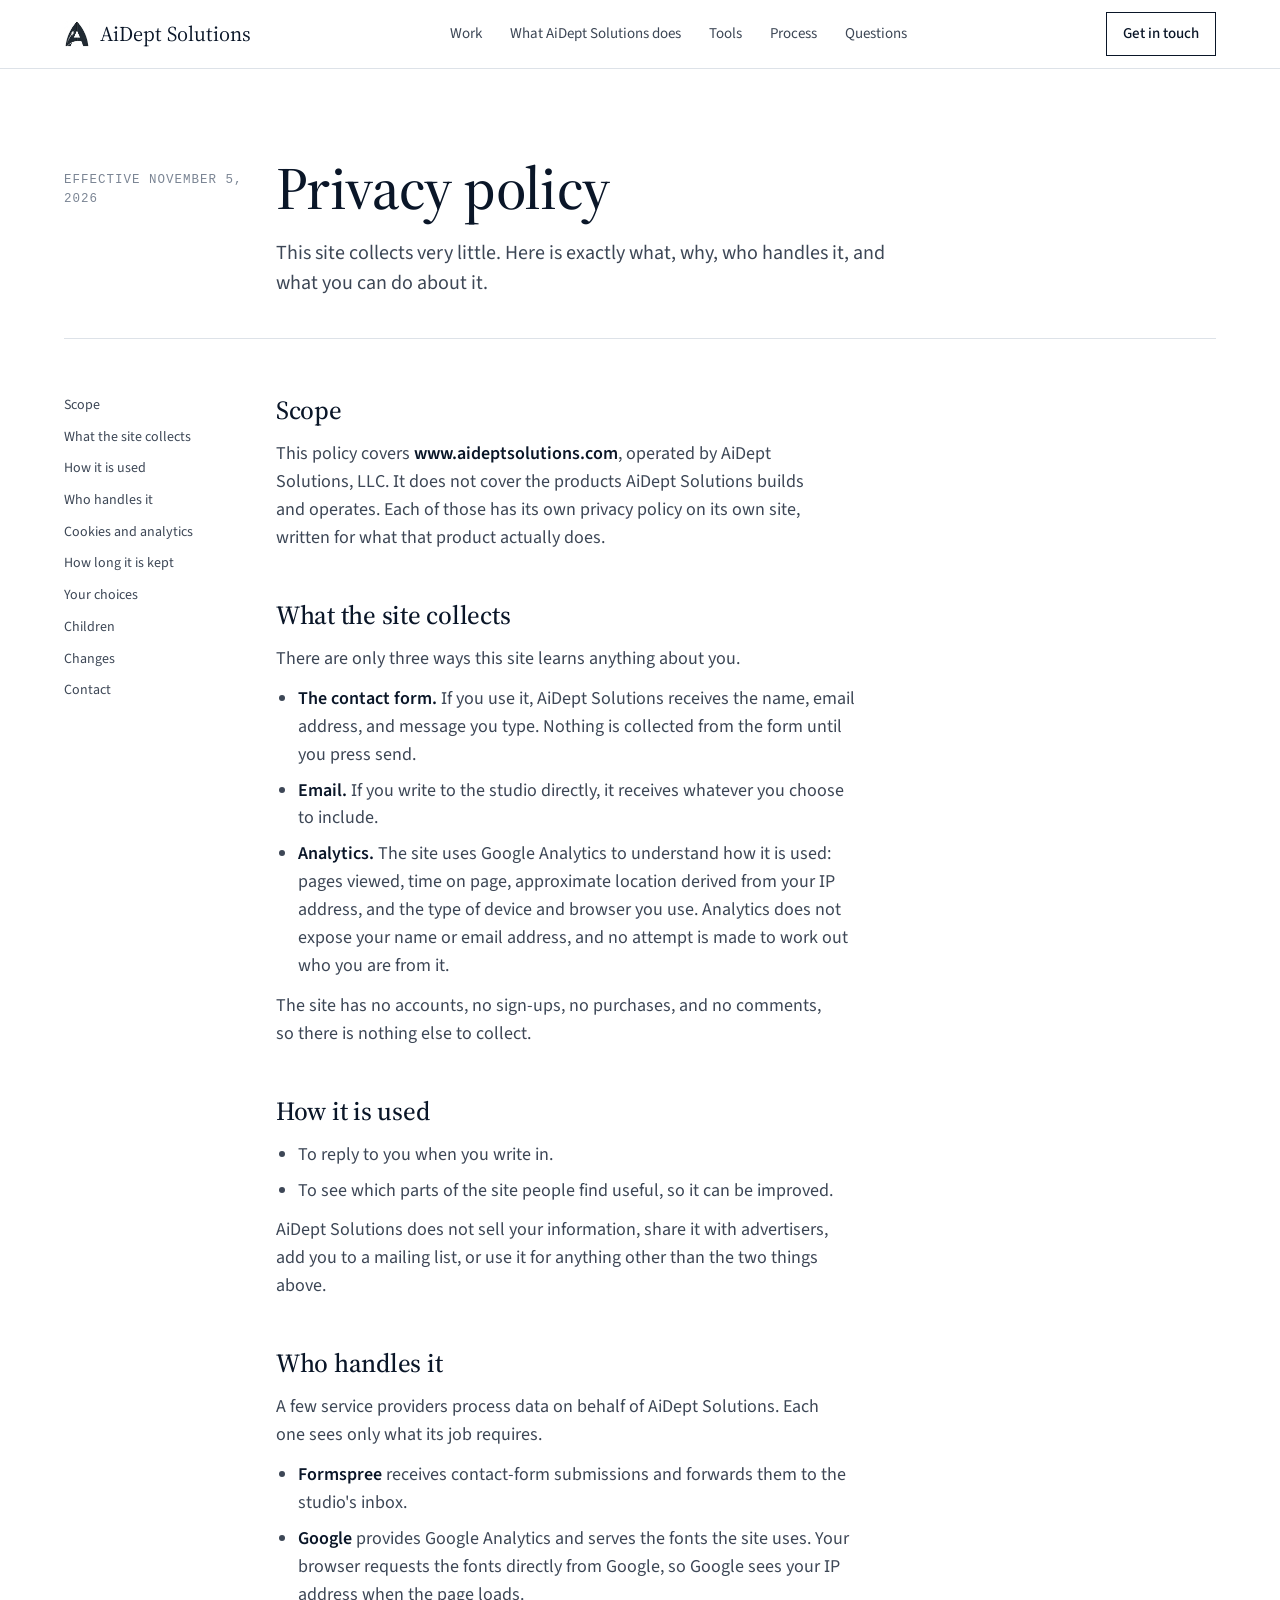
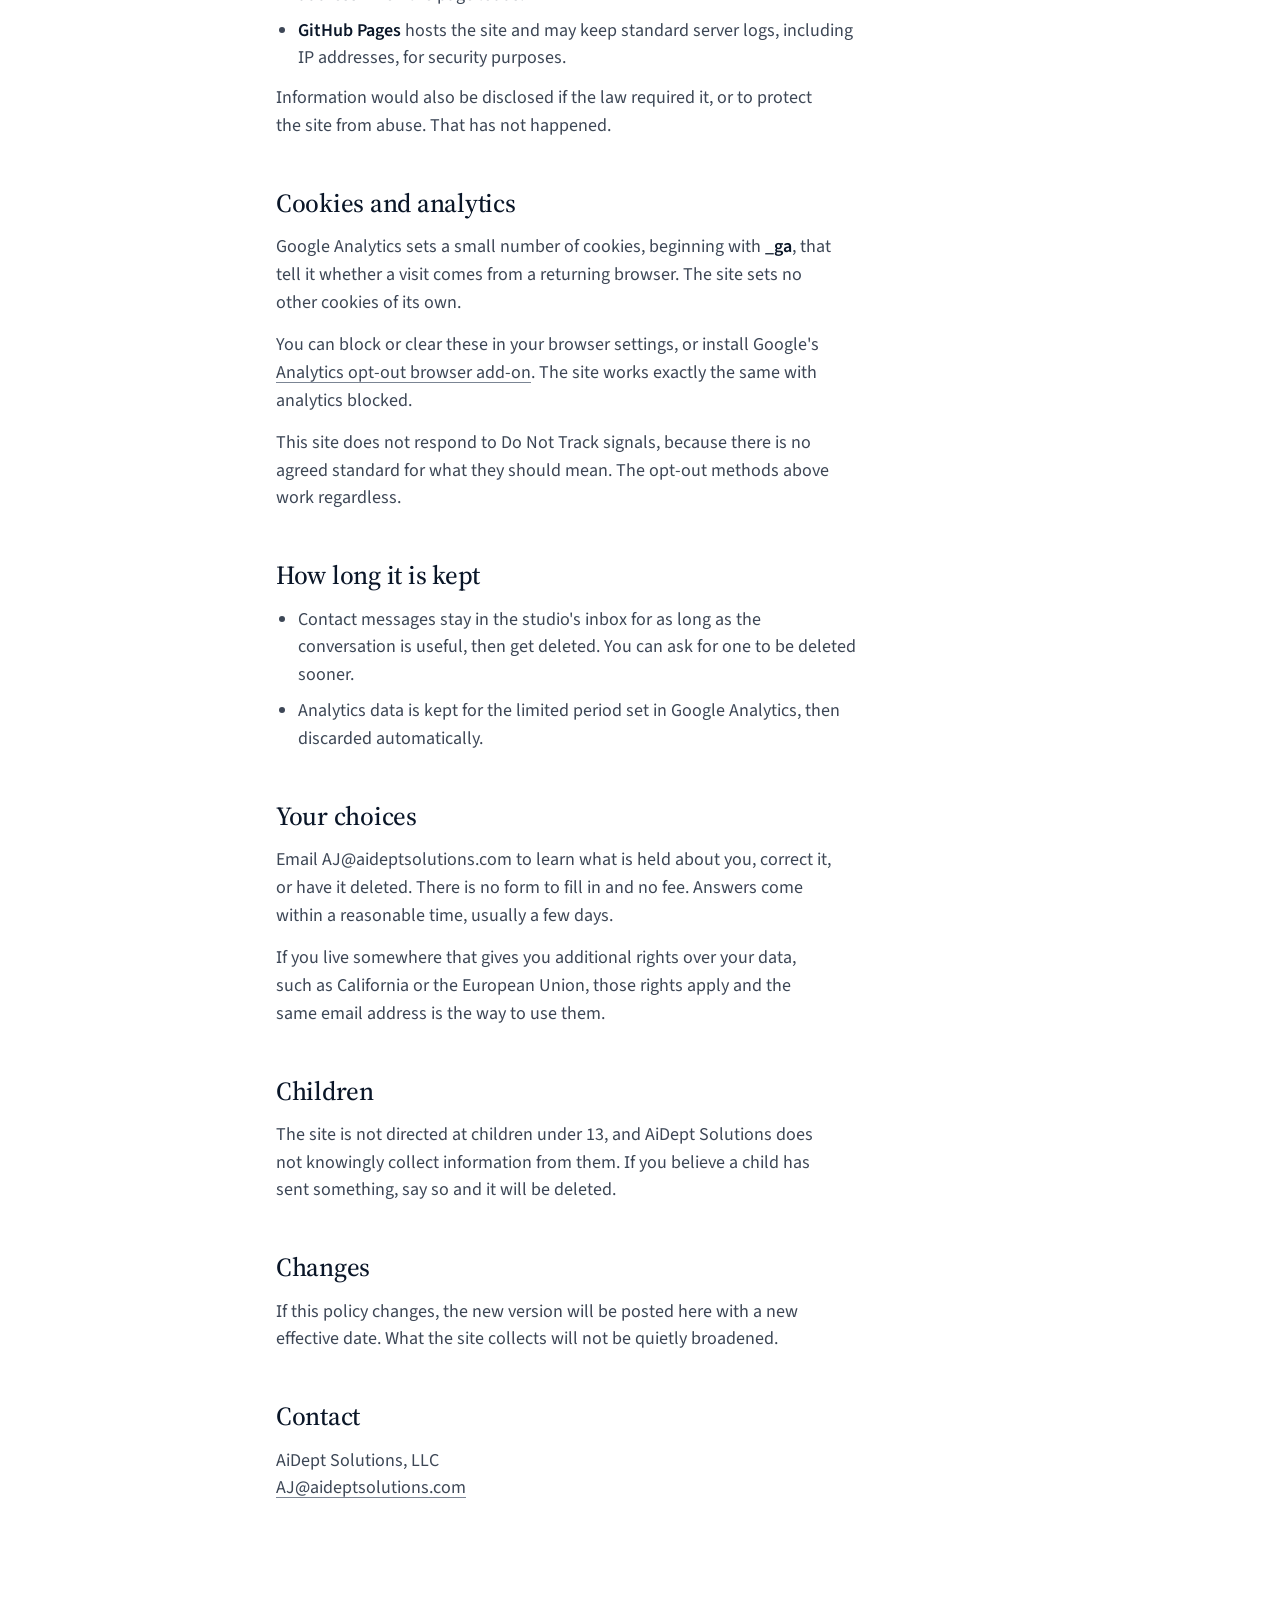
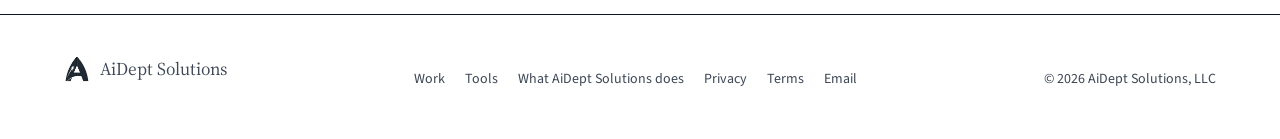
<file: privacy.html>
<!DOCTYPE html>
<html lang="en">
<head>
<!-- Google tag (gtag.js) -->
<script async src="https://www.googletagmanager.com/gtag/js?id=G-QMEX8TVDEM"></script>
<script>
  window.dataLayer = window.dataLayer || [];
  function gtag(){dataLayer.push(arguments);}
  gtag('js', new Date());
  gtag('config', 'G-QMEX8TVDEM');
</script>
<meta charset="UTF-8">
<meta name="viewport" content="width=device-width, initial-scale=1.0">
<title>Privacy policy | AiDept Solutions</title>
<meta name="description" content="What aideptsolutions.com collects, why, who handles it, and the choices you have. Plain English, no surprises.">
<meta name="robots" content="index, follow">
<link rel="canonical" href="https://www.aideptsolutions.com/privacy.html">
<link rel="icon" type="image/svg+xml" href="/favicon.svg">
<link rel="shortcut icon" href="/favicon.svg">
<link rel="apple-touch-icon" href="/favicon.svg">
<meta property="og:type" content="website">
<meta property="og:title" content="Privacy policy | AiDept Solutions">
<meta property="og:description" content="What aideptsolutions.com collects, why, who handles it, and the choices you have.">
<meta property="og:url" content="https://www.aideptsolutions.com/privacy.html">
<meta property="og:site_name" content="AiDept Solutions">
<meta property="og:image" content="https://www.aideptsolutions.com/og/card.png">
<meta name="twitter:card" content="summary_large_image">
<link rel="preconnect" href="https://fonts.googleapis.com">
<link rel="preconnect" href="https://fonts.gstatic.com" crossorigin>
<link href="https://fonts.googleapis.com/css2?family=Source+Serif+4:ital,opsz,wght@0,8..60,400;0,8..60,500;0,8..60,600;1,8..60,400&family=Source+Sans+3:ital,wght@0,400;0,500;0,600;1,400&display=swap" rel="stylesheet">
<link rel="stylesheet" href="/legal.css">
</head>
<body>

<nav class="top">
  <div class="wrap nav-in">
    <a href="/" class="brand"><img src="/favicon.svg" alt=""> AiDept Solutions</a>
    <div class="nav-links">
      <a href="/#work">Work</a>
      <a href="/#services">What AiDept Solutions does</a>
      <a href="/#tools">Tools</a>
      <a href="/#process">Process</a>
      <a href="/#questions">Questions</a>
    </div>
    <a href="/#contact" class="nav-cta">Get in touch</a>
  </div>
</nav>

<main class="legal">
  <div class="wrap">
    <div class="legal-head">
      <span class="mono">Effective November 5, 2026</span>
      <div>
        <h1>Privacy policy</h1>
        <p class="lead">This site collects very little. Here is exactly what, why, who handles it, and what you can do about it.</p>
      </div>
    </div>

    <div class="legal-body">
      <ul class="legal-toc">
        <li><a href="#scope">Scope</a></li>
        <li><a href="#collect">What the site collects</a></li>
        <li><a href="#use">How it is used</a></li>
        <li><a href="#providers">Who handles it</a></li>
        <li><a href="#cookies">Cookies and analytics</a></li>
        <li><a href="#retention">How long it is kept</a></li>
        <li><a href="#choices">Your choices</a></li>
        <li><a href="#children">Children</a></li>
        <li><a href="#changes">Changes</a></li>
        <li><a href="#contact">Contact</a></li>
      </ul>

      <div class="prose">
        <h2 id="scope">Scope</h2>
        <p>This policy covers <strong>www.aideptsolutions.com</strong>, operated by AiDept Solutions, LLC. It does not cover the products AiDept Solutions builds and operates. Each of those has its own privacy policy on its own site, written for what that product actually does.</p>

        <h2 id="collect">What the site collects</h2>
        <p>There are only three ways this site learns anything about you.</p>
        <ul>
          <li><strong>The contact form.</strong> If you use it, AiDept Solutions receives the name, email address, and message you type. Nothing is collected from the form until you press send.</li>
          <li><strong>Email.</strong> If you write to the studio directly, it receives whatever you choose to include.</li>
          <li><strong>Analytics.</strong> The site uses Google Analytics to understand how it is used: pages viewed, time on page, approximate location derived from your IP address, and the type of device and browser you use. Analytics does not expose your name or email address, and no attempt is made to work out who you are from it.</li>
        </ul>
        <p>The site has no accounts, no sign-ups, no purchases, and no comments, so there is nothing else to collect.</p>

        <h2 id="use">How it is used</h2>
        <ul>
          <li>To reply to you when you write in.</li>
          <li>To see which parts of the site people find useful, so it can be improved.</li>
        </ul>
        <p>AiDept Solutions does not sell your information, share it with advertisers, add you to a mailing list, or use it for anything other than the two things above.</p>

        <h2 id="providers">Who handles it</h2>
        <p>A few service providers process data on behalf of AiDept Solutions. Each one sees only what its job requires.</p>
        <ul>
          <li><strong>Formspree</strong> receives contact-form submissions and forwards them to the studio's inbox.</li>
          <li><strong>Google</strong> provides Google Analytics and serves the fonts the site uses. Your browser requests the fonts directly from Google, so Google sees your IP address when the page loads.</li>
          <li><strong>GitHub Pages</strong> hosts the site and may keep standard server logs, including IP addresses, for security purposes.</li>
        </ul>
        <p>Information would also be disclosed if the law required it, or to protect the site from abuse. That has not happened.</p>

        <h2 id="cookies">Cookies and analytics</h2>
        <p>Google Analytics sets a small number of cookies, beginning with <strong>_ga</strong>, that tell it whether a visit comes from a returning browser. The site sets no other cookies of its own.</p>
        <p>You can block or clear these in your browser settings, or install Google's <a class="link" href="https://tools.google.com/dlpage/gaoptout" rel="noopener">Analytics opt-out browser add-on</a>. The site works exactly the same with analytics blocked.</p>
        <p>This site does not respond to Do Not Track signals, because there is no agreed standard for what they should mean. The opt-out methods above work regardless.</p>

        <h2 id="retention">How long it is kept</h2>
        <ul>
          <li>Contact messages stay in the studio's inbox for as long as the conversation is useful, then get deleted. You can ask for one to be deleted sooner.</li>
          <li>Analytics data is kept for the limited period set in Google Analytics, then discarded automatically.</li>
        </ul>

        <h2 id="choices">Your choices</h2>
        <p>Email AJ@aideptsolutions.com to learn what is held about you, correct it, or have it deleted. There is no form to fill in and no fee. Answers come within a reasonable time, usually a few days.</p>
        <p>If you live somewhere that gives you additional rights over your data, such as California or the European Union, those rights apply and the same email address is the way to use them.</p>

        <h2 id="children">Children</h2>
        <p>The site is not directed at children under 13, and AiDept Solutions does not knowingly collect information from them. If you believe a child has sent something, say so and it will be deleted.</p>

        <h2 id="changes">Changes</h2>
        <p>If this policy changes, the new version will be posted here with a new effective date. What the site collects will not be quietly broadened.</p>

        <h2 id="contact">Contact</h2>
        <p>AiDept Solutions, LLC<br><a class="link" href="mailto:AJ@aideptsolutions.com">AJ@aideptsolutions.com</a></p>
      </div>
    </div>
  </div>
</main>

<footer>
  <div class="wrap foot">
    <a href="/" class="brand"><img src="/favicon.svg" alt=""> AiDept Solutions</a>
    <div class="foot-links"><a href="/#work">Work</a><a href="/#tools">Tools</a><a href="/#services">What AiDept Solutions does</a><a href="/privacy.html">Privacy</a><a href="/terms.html">Terms</a><a href="mailto:AJ@aideptsolutions.com">Email</a></div>
    <span>&copy; 2026 AiDept Solutions, LLC</span>
  </div>
</footer>

</body>
</html>
</file>
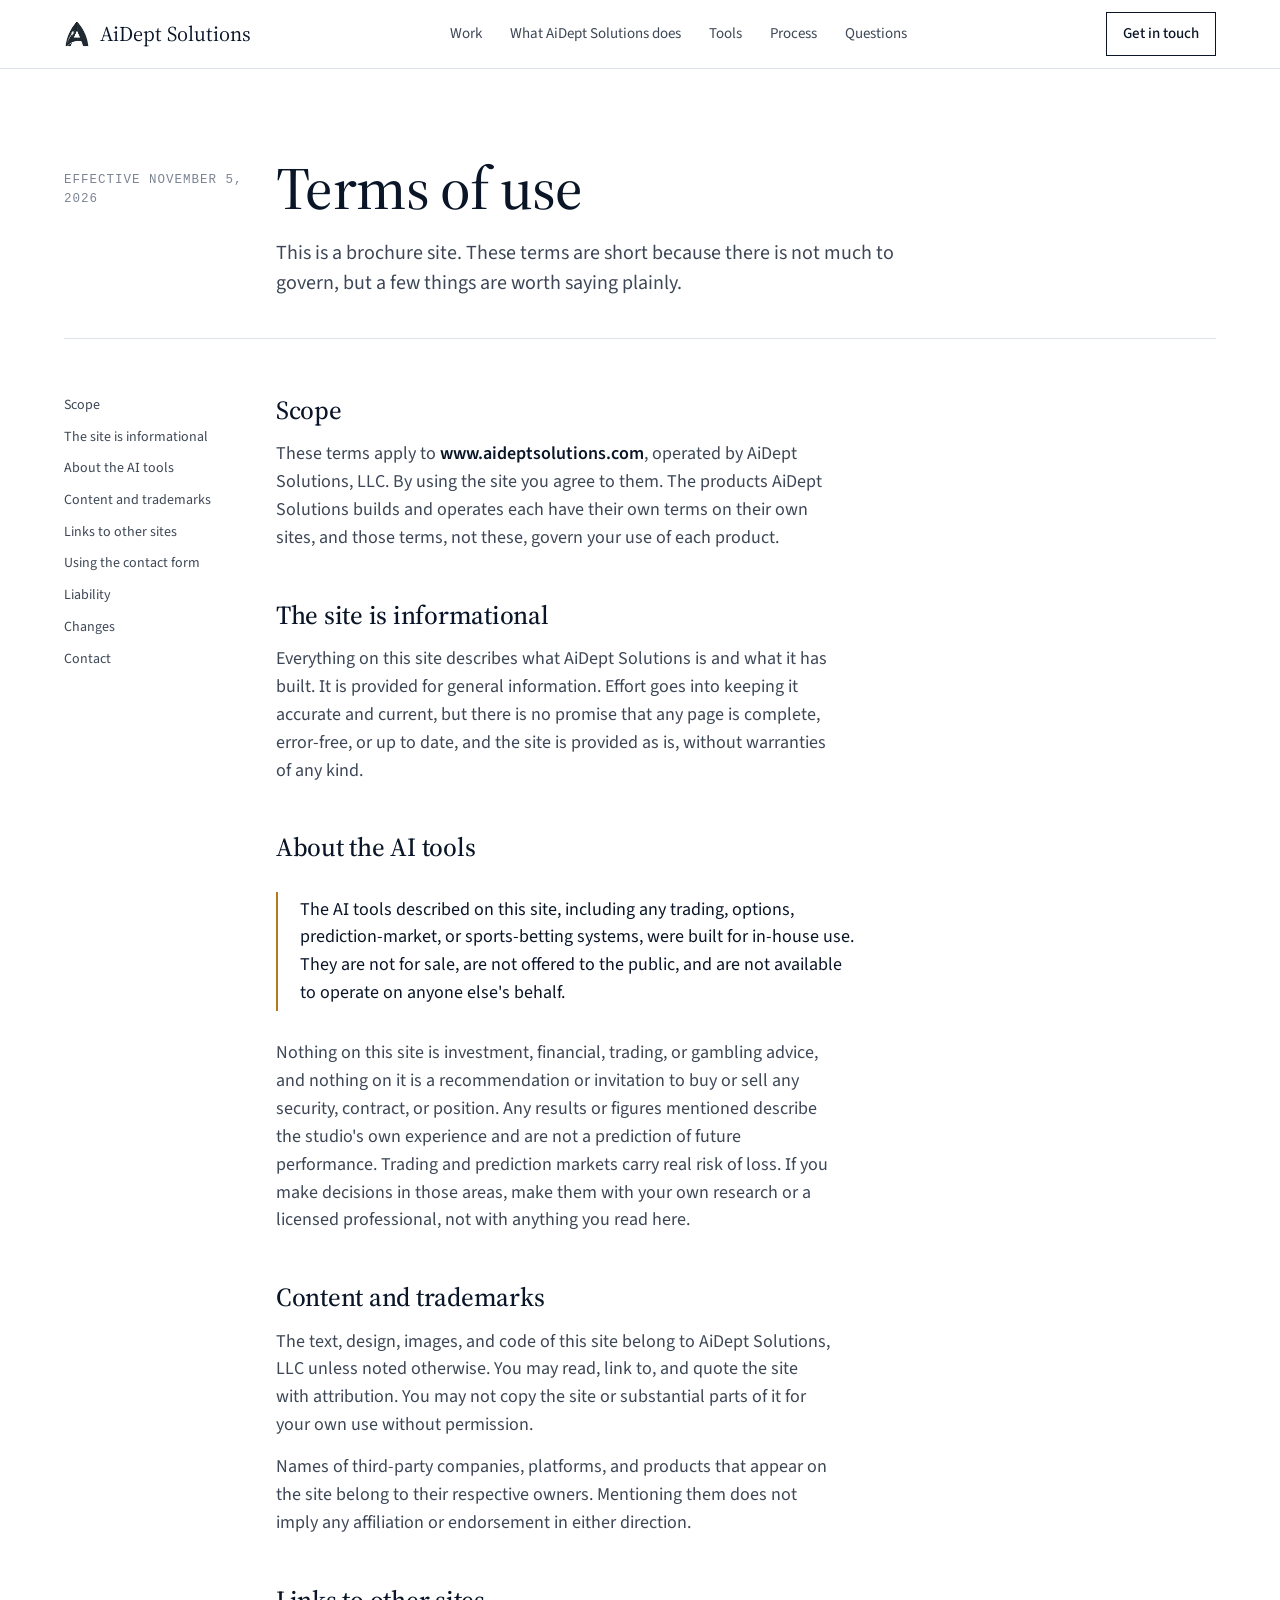
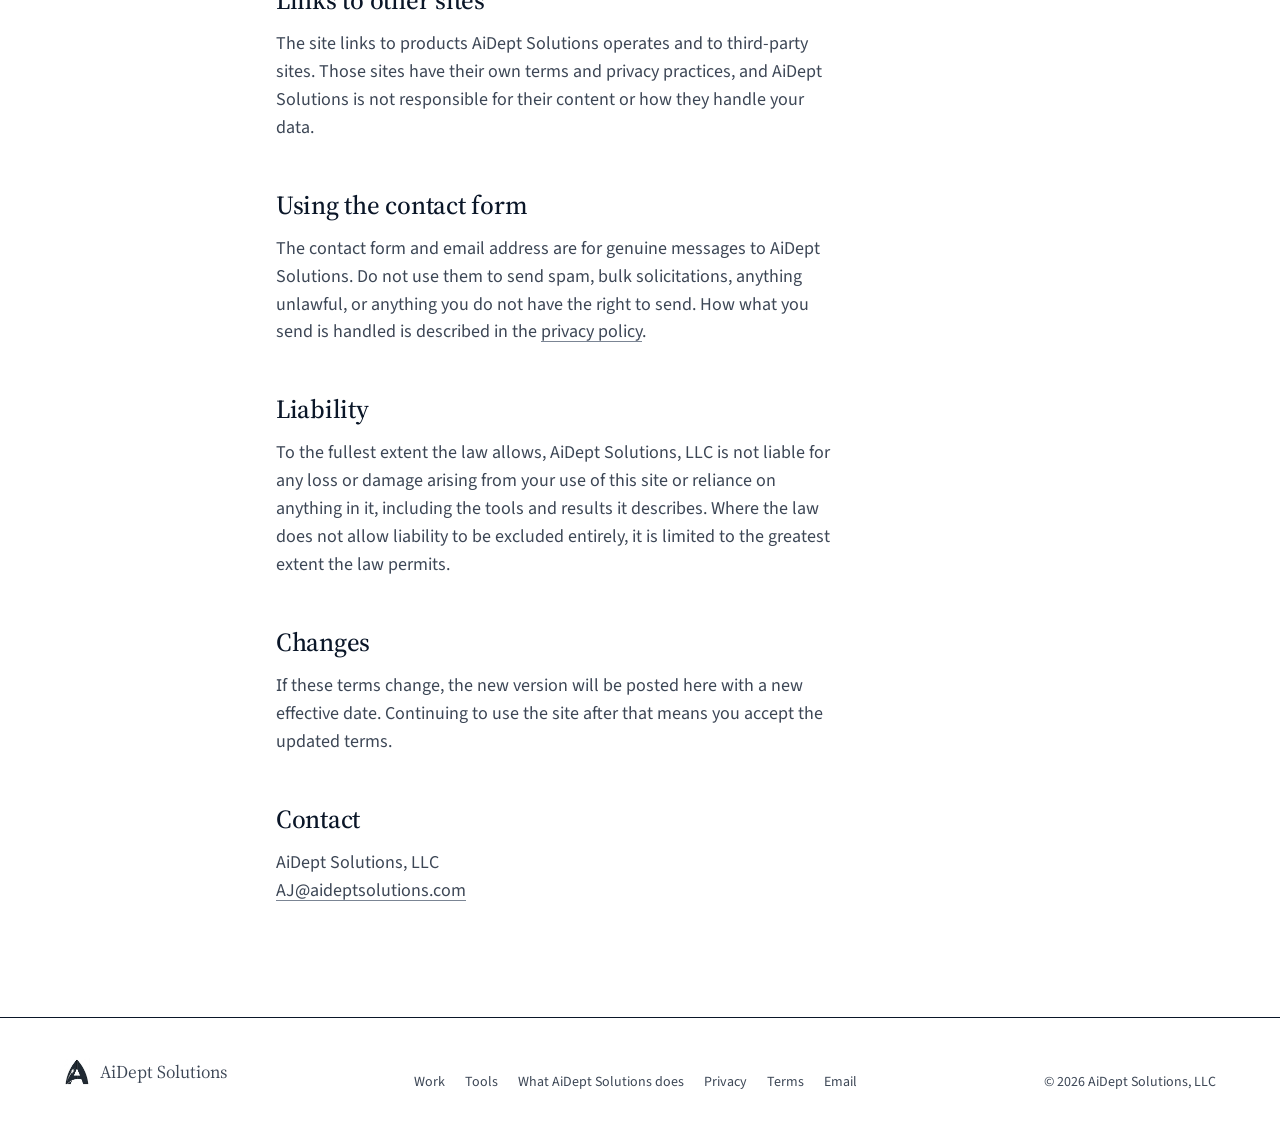
<file: terms.html>
<!DOCTYPE html>
<html lang="en">
<head>
<!-- Google tag (gtag.js) -->
<script async src="https://www.googletagmanager.com/gtag/js?id=G-QMEX8TVDEM"></script>
<script>
  window.dataLayer = window.dataLayer || [];
  function gtag(){dataLayer.push(arguments);}
  gtag('js', new Date());
  gtag('config', 'G-QMEX8TVDEM');
</script>
<meta charset="UTF-8">
<meta name="viewport" content="width=device-width, initial-scale=1.0">
<title>Terms of use | AiDept Solutions</title>
<meta name="description" content="The terms for using aideptsolutions.com, including what the site is for, what it is not, and the disclaimer that applies to the trading tools described on it.">
<meta name="robots" content="index, follow">
<link rel="canonical" href="https://www.aideptsolutions.com/terms.html">
<link rel="icon" type="image/svg+xml" href="/favicon.svg">
<link rel="shortcut icon" href="/favicon.svg">
<link rel="apple-touch-icon" href="/favicon.svg">
<meta property="og:type" content="website">
<meta property="og:title" content="Terms of use | AiDept Solutions">
<meta property="og:description" content="The terms for using aideptsolutions.com, including the disclaimer that applies to the trading tools described on it.">
<meta property="og:url" content="https://www.aideptsolutions.com/terms.html">
<meta property="og:site_name" content="AiDept Solutions">
<meta property="og:image" content="https://www.aideptsolutions.com/og/card.png">
<meta name="twitter:card" content="summary_large_image">
<link rel="preconnect" href="https://fonts.googleapis.com">
<link rel="preconnect" href="https://fonts.gstatic.com" crossorigin>
<link href="https://fonts.googleapis.com/css2?family=Source+Serif+4:ital,opsz,wght@0,8..60,400;0,8..60,500;0,8..60,600;1,8..60,400&family=Source+Sans+3:ital,wght@0,400;0,500;0,600;1,400&display=swap" rel="stylesheet">
<link rel="stylesheet" href="/legal.css">
</head>
<body>

<nav class="top">
  <div class="wrap nav-in">
    <a href="/" class="brand"><img src="/favicon.svg" alt=""> AiDept Solutions</a>
    <div class="nav-links">
      <a href="/#work">Work</a>
      <a href="/#services">What AiDept Solutions does</a>
      <a href="/#tools">Tools</a>
      <a href="/#process">Process</a>
      <a href="/#questions">Questions</a>
    </div>
    <a href="/#contact" class="nav-cta">Get in touch</a>
  </div>
</nav>

<main class="legal">
  <div class="wrap">
    <div class="legal-head">
      <span class="mono">Effective November 5, 2026</span>
      <div>
        <h1>Terms of use</h1>
        <p class="lead">This is a brochure site. These terms are short because there is not much to govern, but a few things are worth saying plainly.</p>
      </div>
    </div>

    <div class="legal-body">
      <ul class="legal-toc">
        <li><a href="#scope">Scope</a></li>
        <li><a href="#information">The site is informational</a></li>
        <li><a href="#tools">About the AI tools</a></li>
        <li><a href="#content">Content and trademarks</a></li>
        <li><a href="#links">Links to other sites</a></li>
        <li><a href="#contact-form">Using the contact form</a></li>
        <li><a href="#liability">Liability</a></li>
        <li><a href="#changes">Changes</a></li>
        <li><a href="#contact">Contact</a></li>
      </ul>

      <div class="prose">
        <h2 id="scope">Scope</h2>
        <p>These terms apply to <strong>www.aideptsolutions.com</strong>, operated by AiDept Solutions, LLC. By using the site you agree to them. The products AiDept Solutions builds and operates each have their own terms on their own sites, and those terms, not these, govern your use of each product.</p>

        <h2 id="information">The site is informational</h2>
        <p>Everything on this site describes what AiDept Solutions is and what it has built. It is provided for general information. Effort goes into keeping it accurate and current, but there is no promise that any page is complete, error-free, or up to date, and the site is provided as is, without warranties of any kind.</p>

        <h2 id="tools">About the AI tools</h2>
        <div class="callout">
          <p>The AI tools described on this site, including any trading, options, prediction-market, or sports-betting systems, were built for in-house use. They are not for sale, are not offered to the public, and are not available to operate on anyone else's behalf.</p>
        </div>
        <p>Nothing on this site is investment, financial, trading, or gambling advice, and nothing on it is a recommendation or invitation to buy or sell any security, contract, or position. Any results or figures mentioned describe the studio's own experience and are not a prediction of future performance. Trading and prediction markets carry real risk of loss. If you make decisions in those areas, make them with your own research or a licensed professional, not with anything you read here.</p>

        <h2 id="content">Content and trademarks</h2>
        <p>The text, design, images, and code of this site belong to AiDept Solutions, LLC unless noted otherwise. You may read, link to, and quote the site with attribution. You may not copy the site or substantial parts of it for your own use without permission.</p>
        <p>Names of third-party companies, platforms, and products that appear on the site belong to their respective owners. Mentioning them does not imply any affiliation or endorsement in either direction.</p>

        <h2 id="links">Links to other sites</h2>
        <p>The site links to products AiDept Solutions operates and to third-party sites. Those sites have their own terms and privacy practices, and AiDept Solutions is not responsible for their content or how they handle your data.</p>

        <h2 id="contact-form">Using the contact form</h2>
        <p>The contact form and email address are for genuine messages to AiDept Solutions. Do not use them to send spam, bulk solicitations, anything unlawful, or anything you do not have the right to send. How what you send is handled is described in the <a class="link" href="/privacy.html">privacy policy</a>.</p>

        <h2 id="liability">Liability</h2>
        <p>To the fullest extent the law allows, AiDept Solutions, LLC is not liable for any loss or damage arising from your use of this site or reliance on anything in it, including the tools and results it describes. Where the law does not allow liability to be excluded entirely, it is limited to the greatest extent the law permits.</p>

        <h2 id="changes">Changes</h2>
        <p>If these terms change, the new version will be posted here with a new effective date. Continuing to use the site after that means you accept the updated terms.</p>

        <h2 id="contact">Contact</h2>
        <p>AiDept Solutions, LLC<br><a class="link" href="mailto:AJ@aideptsolutions.com">AJ@aideptsolutions.com</a></p>
      </div>
    </div>
  </div>
</main>

<footer>
  <div class="wrap foot">
    <a href="/" class="brand"><img src="/favicon.svg" alt=""> AiDept Solutions</a>
    <div class="foot-links"><a href="/#work">Work</a><a href="/#tools">Tools</a><a href="/#services">What AiDept Solutions does</a><a href="/privacy.html">Privacy</a><a href="/terms.html">Terms</a><a href="mailto:AJ@aideptsolutions.com">Email</a></div>
    <span>&copy; 2026 AiDept Solutions, LLC</span>
  </div>
</footer>

</body>
</html>
</file>
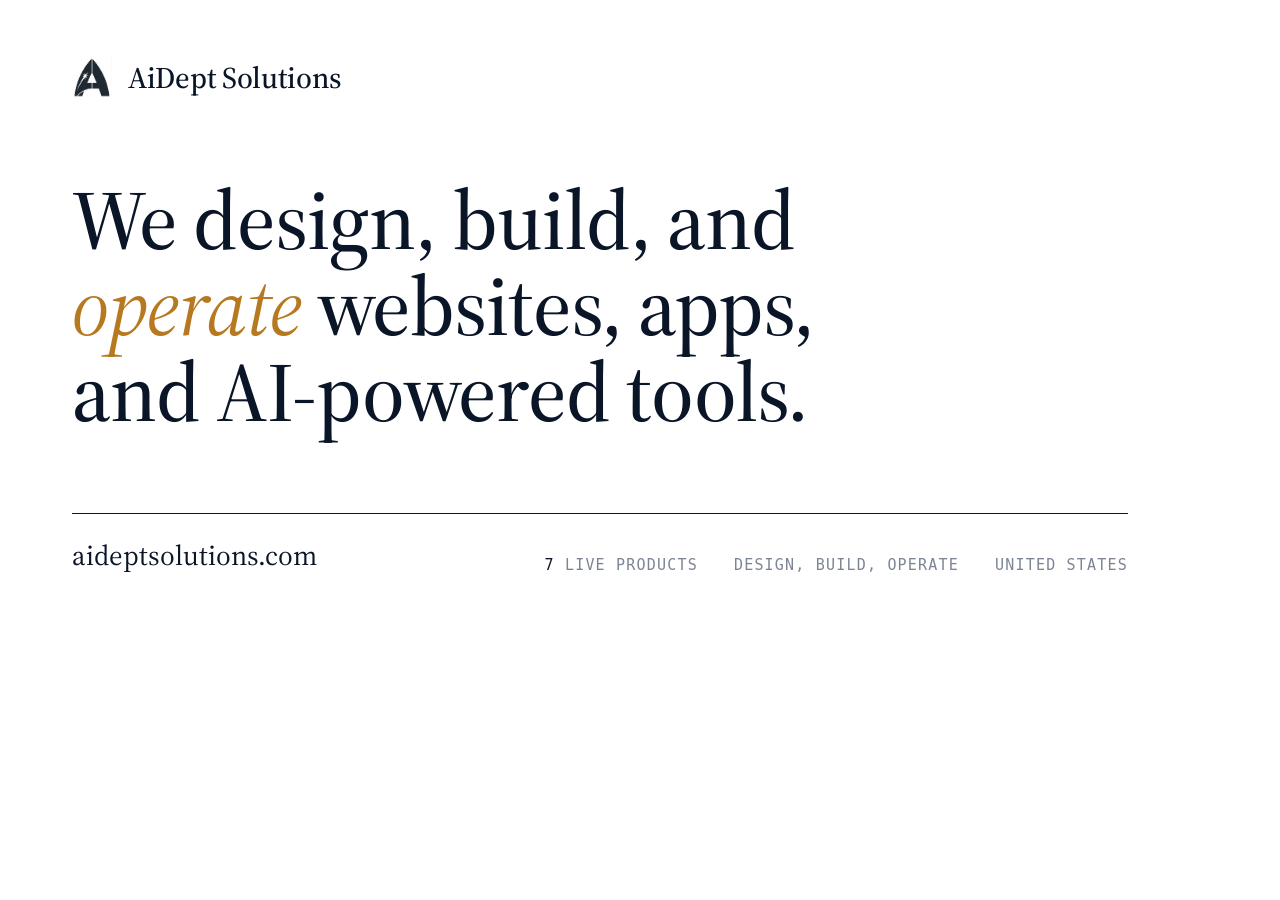
<file: og/card.html>
<!DOCTYPE html>
<html lang="en">
<head>
<meta charset="UTF-8">
<title>AiDept Solutions OG card source</title>
<meta name="robots" content="noindex">
<link rel="preconnect" href="https://fonts.googleapis.com">
<link rel="preconnect" href="https://fonts.gstatic.com" crossorigin>
<link href="https://fonts.googleapis.com/css2?family=Source+Serif+4:ital,opsz,wght@0,8..60,500;1,8..60,400&family=Source+Sans+3:wght@400;500&display=swap" rel="stylesheet">
<style>
  :root { --paper: #ffffff; --ink: #0a1628; --ink-2: #3d4756; --ink-3: #7b8594; --rule: #dde2e8; --accent: #b7791f; }
  * { margin: 0; padding: 0; box-sizing: border-box; }
  html, body { width: 1200px; height: 630px; overflow: hidden; background: var(--paper); }
  body { font-family: 'Source Sans 3', Arial, sans-serif; color: var(--ink); -webkit-font-smoothing: antialiased; }
  .card { position: relative; width: 1200px; height: 630px; padding: 56px 72px; display: flex; flex-direction: column; justify-content: space-between; }
  .brand { display: flex; align-items: center; gap: 16px; font-family: 'Source Serif 4', Georgia, serif; font-size: 30px; font-weight: 500; font-variation-settings: "opsz" 40; letter-spacing: -0.01em; }
  .brand img { width: 40px; height: 43px; }
  h1 { font-family: 'Source Serif 4', Georgia, serif; font-weight: 500; font-size: 84px; line-height: 1.02; letter-spacing: -0.012em; font-variation-settings: "opsz" 60; max-width: 900px; text-wrap: balance; }
  h1 em { font-style: italic; font-weight: 400; color: var(--accent); }
  .foot { display: flex; justify-content: space-between; align-items: flex-end; border-top: 1px solid var(--ink); padding-top: 22px; }
  .foot .url { font-family: 'Source Serif 4', Georgia, serif; font-size: 28px; font-variation-settings: "opsz" 40; }
  .foot .facts { display: flex; gap: 36px; font-family: ui-monospace, 'SF Mono', Menlo, Consolas, monospace; font-size: 15px; letter-spacing: 0.08em; text-transform: uppercase; color: var(--ink-3); }
  .foot .facts b { color: var(--ink); font-weight: 500; }
</style>
</head>
<body>
<div class="card">
  <div class="brand"><img src="/favicon.svg" alt=""> AiDept Solutions</div>
  <h1>We design, build, and <em>operate</em> websites, apps, and AI-powered tools.</h1>
  <div class="foot">
    <div class="url">aideptsolutions.com</div>
    <div class="facts"><span><b>7</b> live products</span><span>Design, build, operate</span><span>United States</span></div>
  </div>
</div>
</body>
</html>
</file>
<file: legal.css>
:root {
  --paper: #ffffff;
  --paper-2: #f1f3f6;
  --ink: #0a1628;
  --ink-2: #3d4756;
  --ink-3: #7b8594;
  --rule: #dde2e8;
  --accent: #b7791f;
  --display: 'Source Serif 4', Georgia, 'Times New Roman', serif;
  --display-weight: 500;
  --display-spacing: -0.01em;
  --sans: 'Source Sans 3', 'Helvetica Neue', Arial, sans-serif;
  --mono: ui-monospace, 'SF Mono', Menlo, Consolas, monospace;
  --max: 1200px;
  --gutter: 24px;
}
* { box-sizing: border-box; margin: 0; padding: 0; }
body {
  font-family: var(--sans);
  font-size: 18px;
  line-height: 1.55;
  color: var(--ink);
  background: var(--paper);
  -webkit-font-smoothing: antialiased;
  font-feature-settings: "tnum" 1, "ss01" 1;
}
a { color: inherit; text-decoration: none; }
img { display: block; max-width: 100%; }
.wrap { max-width: var(--max); margin: 0 auto; padding: 0 var(--gutter); }

h1, h2, h3 { font-family: var(--display); font-weight: var(--display-weight); letter-spacing: var(--display-spacing); }
h1 { font-size: clamp(38px, 5vw, 60px); line-height: 1.05; font-variation-settings: "opsz" 60; text-wrap: balance; }
h2 { font-size: 26px; line-height: 1.2; font-variation-settings: "opsz" 40; margin: 48px 0 14px; }
h2:first-of-type { margin-top: 0; }
p, li { max-width: 62ch; }
p + p { margin-top: 14px; }
ul { padding-left: 22px; margin: 12px 0; }
li + li { margin-top: 8px; }
.lead { font-size: 20px; line-height: 1.5; color: var(--ink-2); }
.mono { font-family: var(--mono); font-size: 12.5px; letter-spacing: 0.08em; text-transform: uppercase; color: var(--ink-3); }
.link { text-decoration: underline; text-underline-offset: 4px; text-decoration-thickness: 1px; text-decoration-color: var(--ink-3); }
.link:hover { text-decoration-color: var(--ink); }

/* Nav */
nav.top { position: sticky; top: 0; z-index: 20; background: color-mix(in srgb, var(--paper) 92%, transparent); backdrop-filter: blur(8px); border-bottom: 1px solid var(--rule); }
.nav-in { display: flex; align-items: center; justify-content: space-between; height: 68px; }
.brand { display: flex; align-items: center; gap: 10px; font-family: var(--display); font-size: 21px; font-variation-settings: "opsz" 40; white-space: nowrap; }
.brand img { width: 26px; height: 28px; }
.nav-links { display: flex; gap: 28px; font-size: 15px; color: var(--ink-2); }
.nav-links a:hover { color: var(--ink); }
.nav-cta { font-size: 15px; font-weight: 500; padding: 9px 16px; border: 1px solid var(--ink); white-space: nowrap; }
.nav-cta:hover { background: var(--ink); color: var(--paper); }

/* Page */
.legal { padding: 88px 0 112px; }
.legal-head { display: grid; grid-template-columns: 180px 1fr; gap: 32px; align-items: start; margin-bottom: 56px; padding-bottom: 40px; border-bottom: 1px solid var(--rule); }
.legal-head .mono { padding-top: 14px; }
.legal-head .lead { margin-top: 18px; }
.legal-body { display: grid; grid-template-columns: 180px 1fr; gap: 32px; }
.legal-toc { position: sticky; top: 92px; align-self: start; list-style: none; padding: 0; margin: 0; font-size: 14px; color: var(--ink-2); }
.legal-toc li { margin: 0 0 10px; }
.legal-toc a:hover { color: var(--accent); }
.legal-body .prose { color: var(--ink); }
.prose p, .prose li { color: var(--ink-2); }
.prose strong { color: var(--ink); font-weight: 600; }
.callout { border-left: 2px solid var(--accent); padding: 4px 0 4px 22px; margin: 28px 0; }
.callout p { color: var(--ink); }

/* Footer */
footer { border-top: 1px solid var(--ink); padding: 40px 0 48px; }
.foot { display: flex; justify-content: space-between; align-items: baseline; gap: 24px; flex-wrap: wrap; font-size: 14px; color: var(--ink-2); }
.foot .brand { font-size: 18px; }
.foot-links { display: flex; gap: 20px; flex-wrap: wrap; }

@media (max-width: 960px) {
  .legal-head, .legal-body { grid-template-columns: 1fr; gap: 8px; }
  .legal-head .lead { margin-top: 12px; }
  .legal-toc { position: static; display: flex; flex-wrap: wrap; gap: 6px 18px; margin-bottom: 36px; }
  .legal-toc li { margin: 0; }
  .nav-links { display: none; }
}
@media (max-width: 600px) {
  body { font-size: 16px; }
  .legal { padding: 56px 0 72px; }
  .legal-head { margin-bottom: 36px; padding-bottom: 28px; }
  h2 { margin-top: 36px; }
  .foot { flex-direction: column; }
  .nav-in { height: 60px; }
  .brand { font-size: 18px; }
  .brand img { width: 22px; height: 24px; }
  .nav-cta { font-size: 14px; padding: 8px 12px; }
}
</file>
